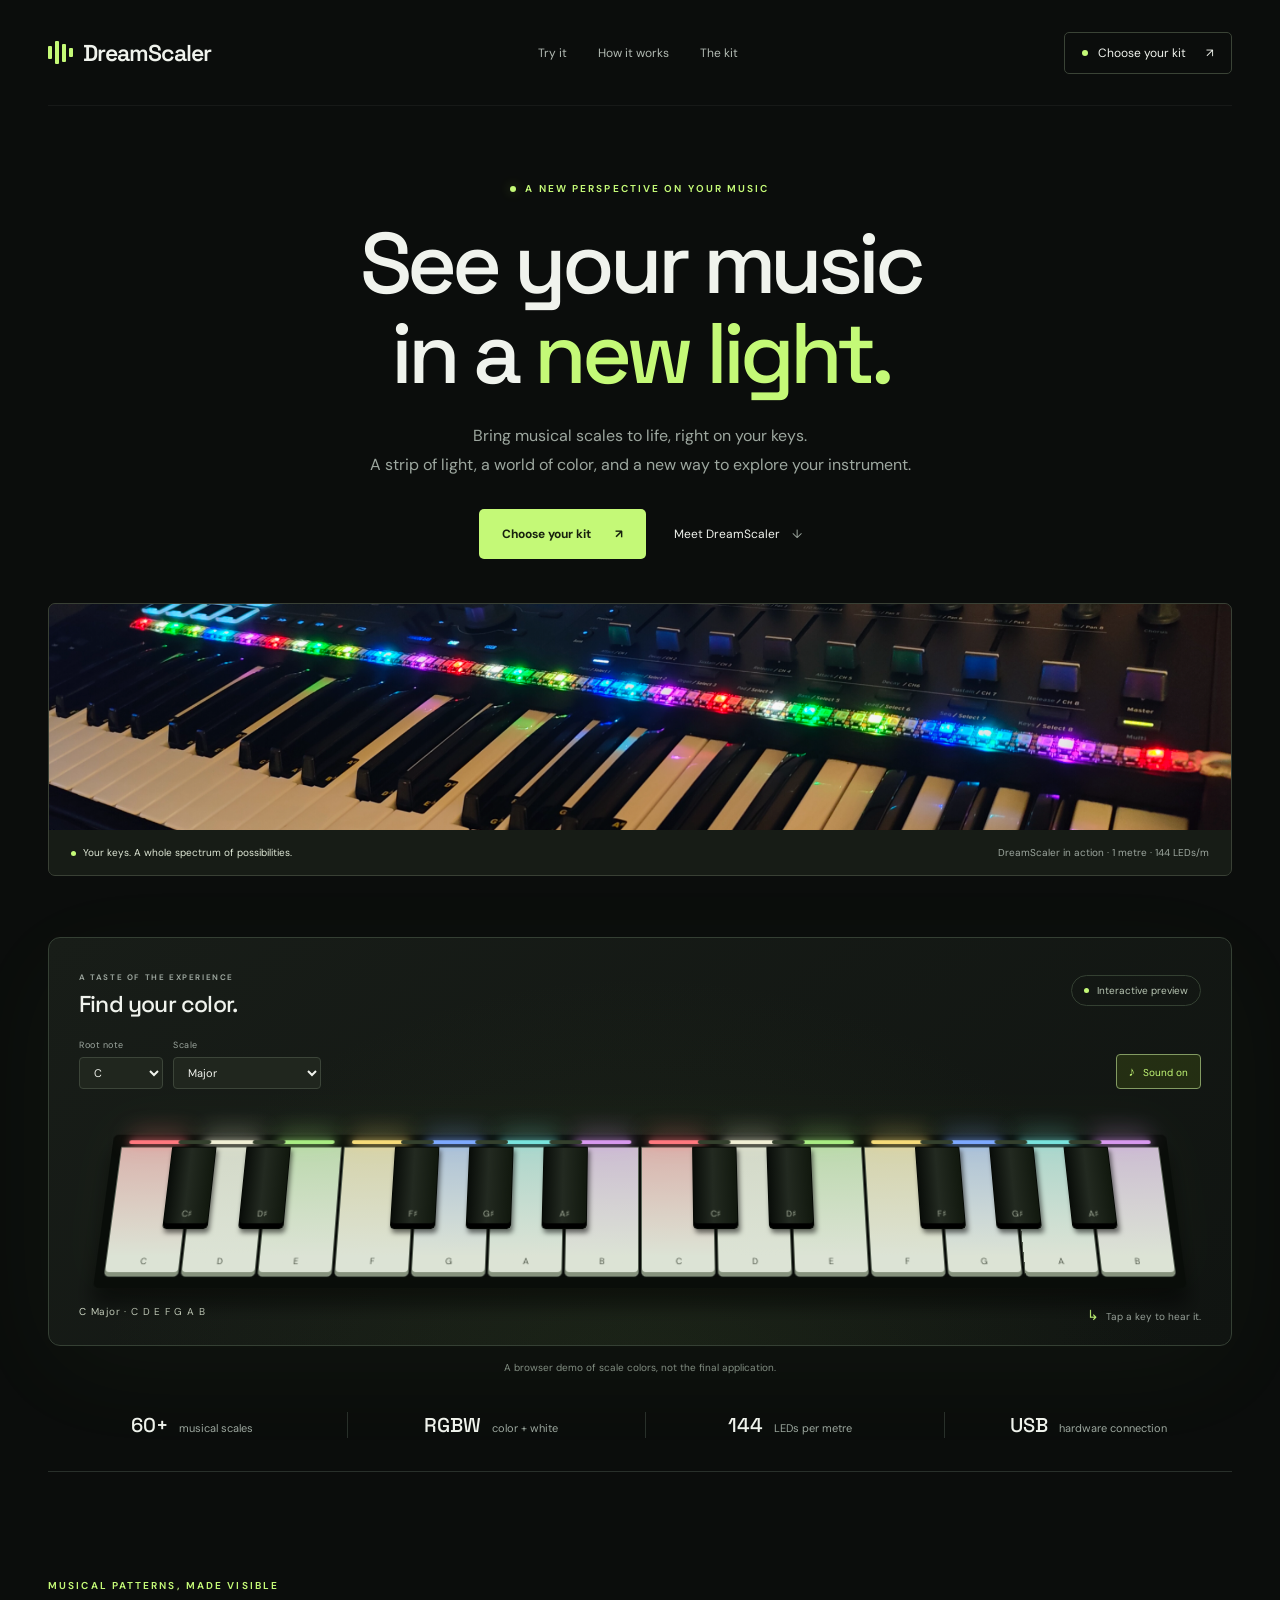
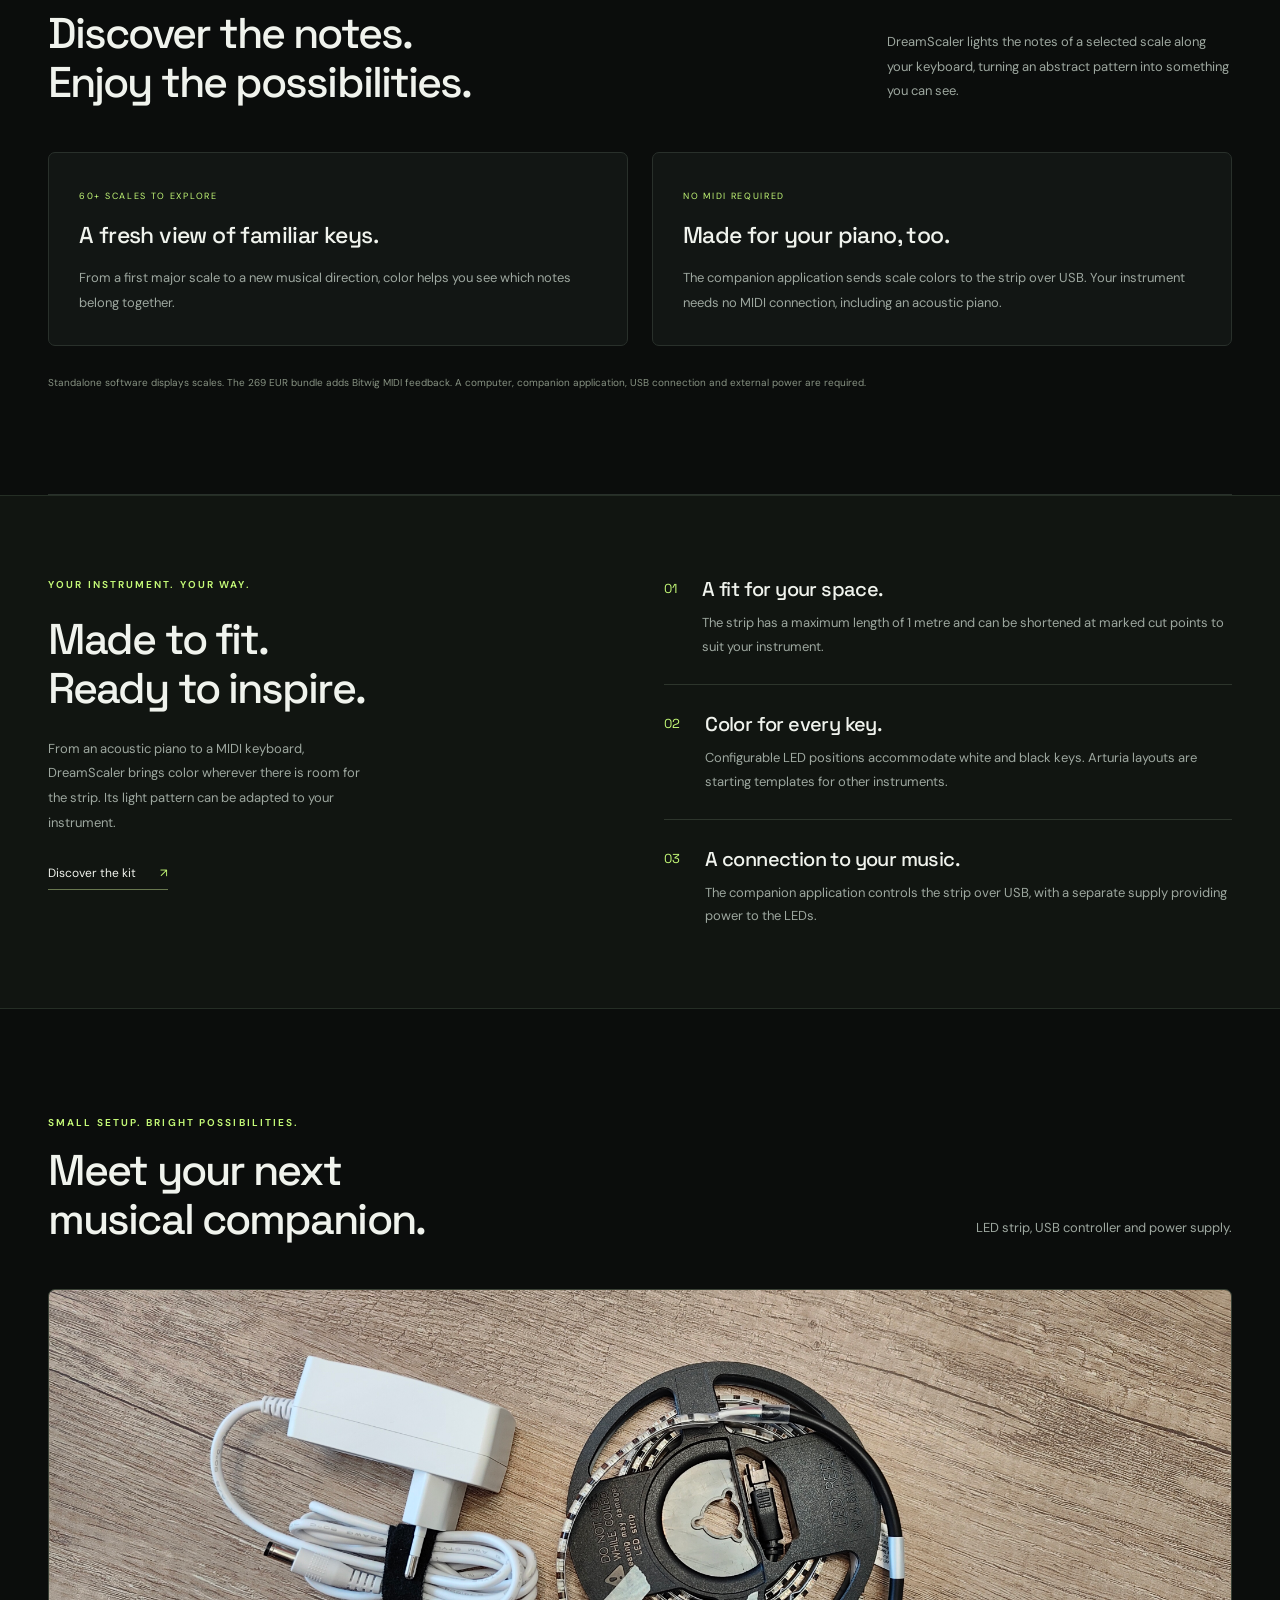
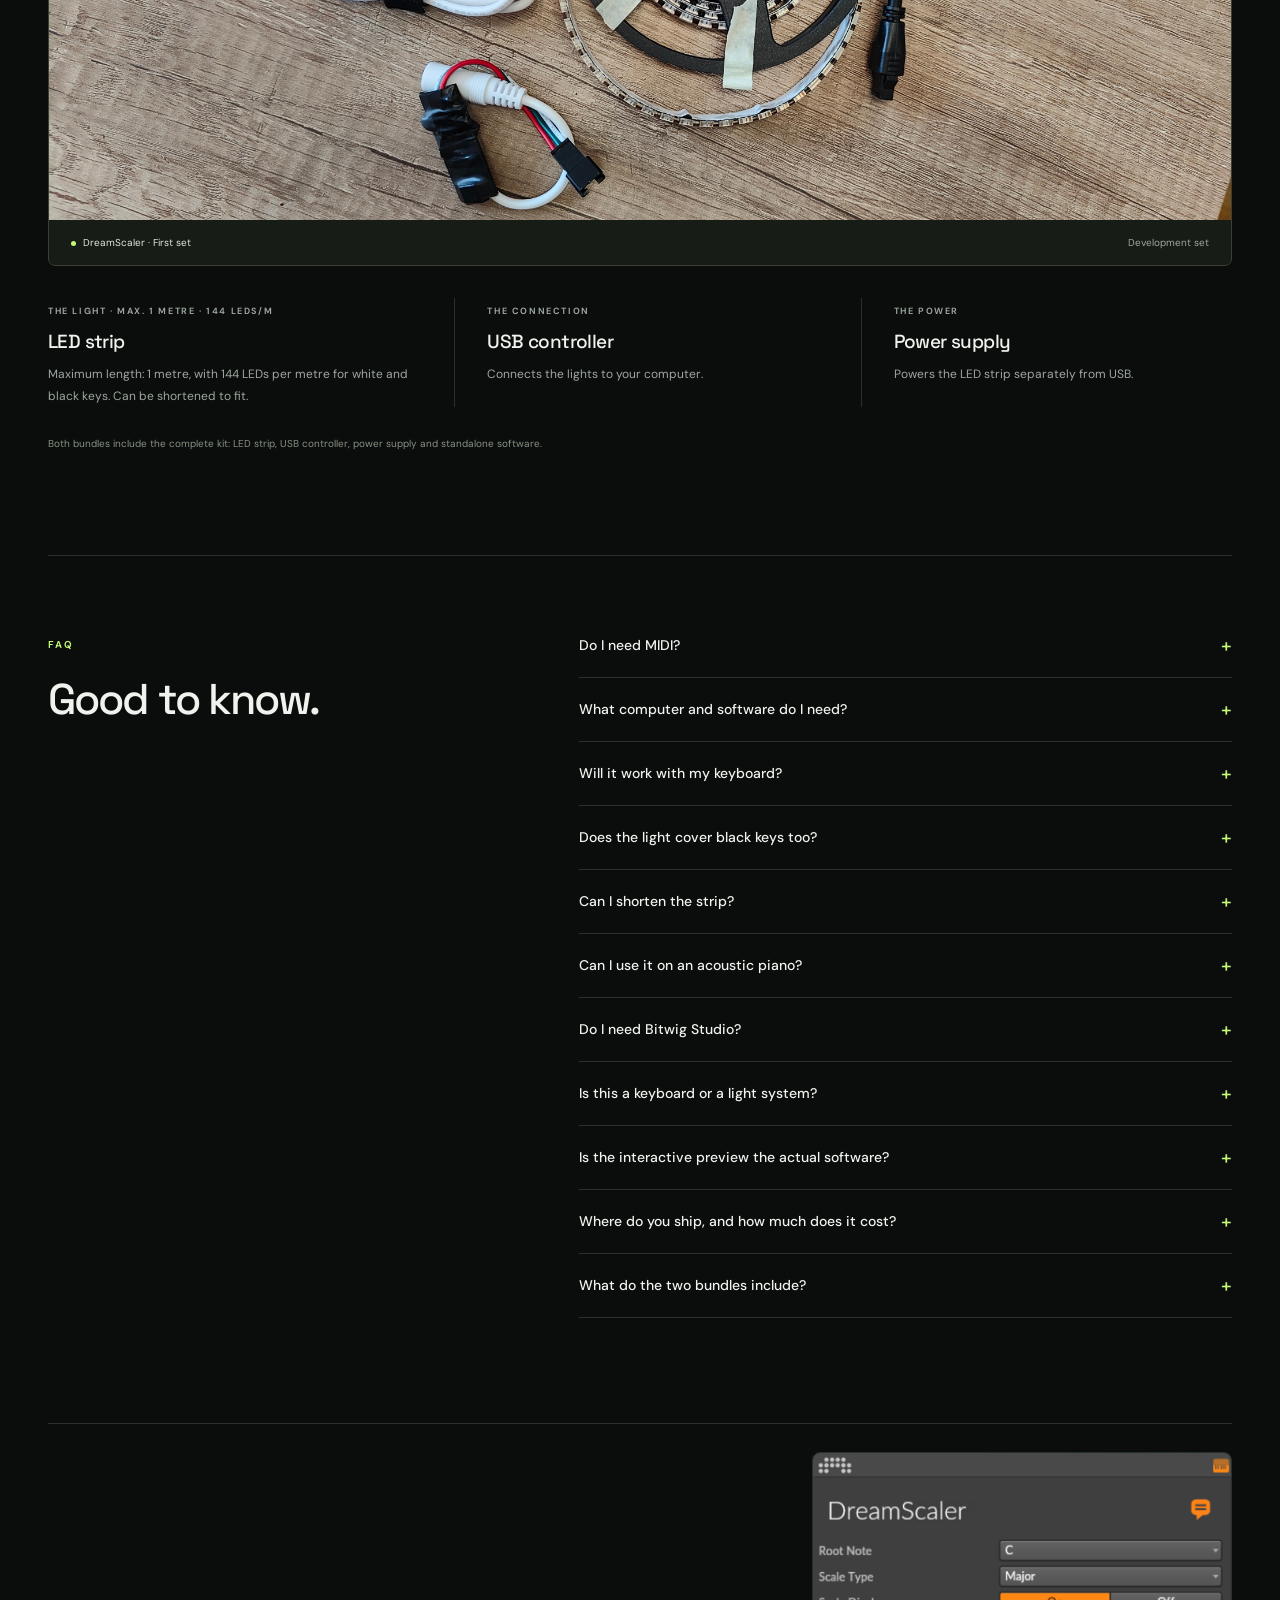
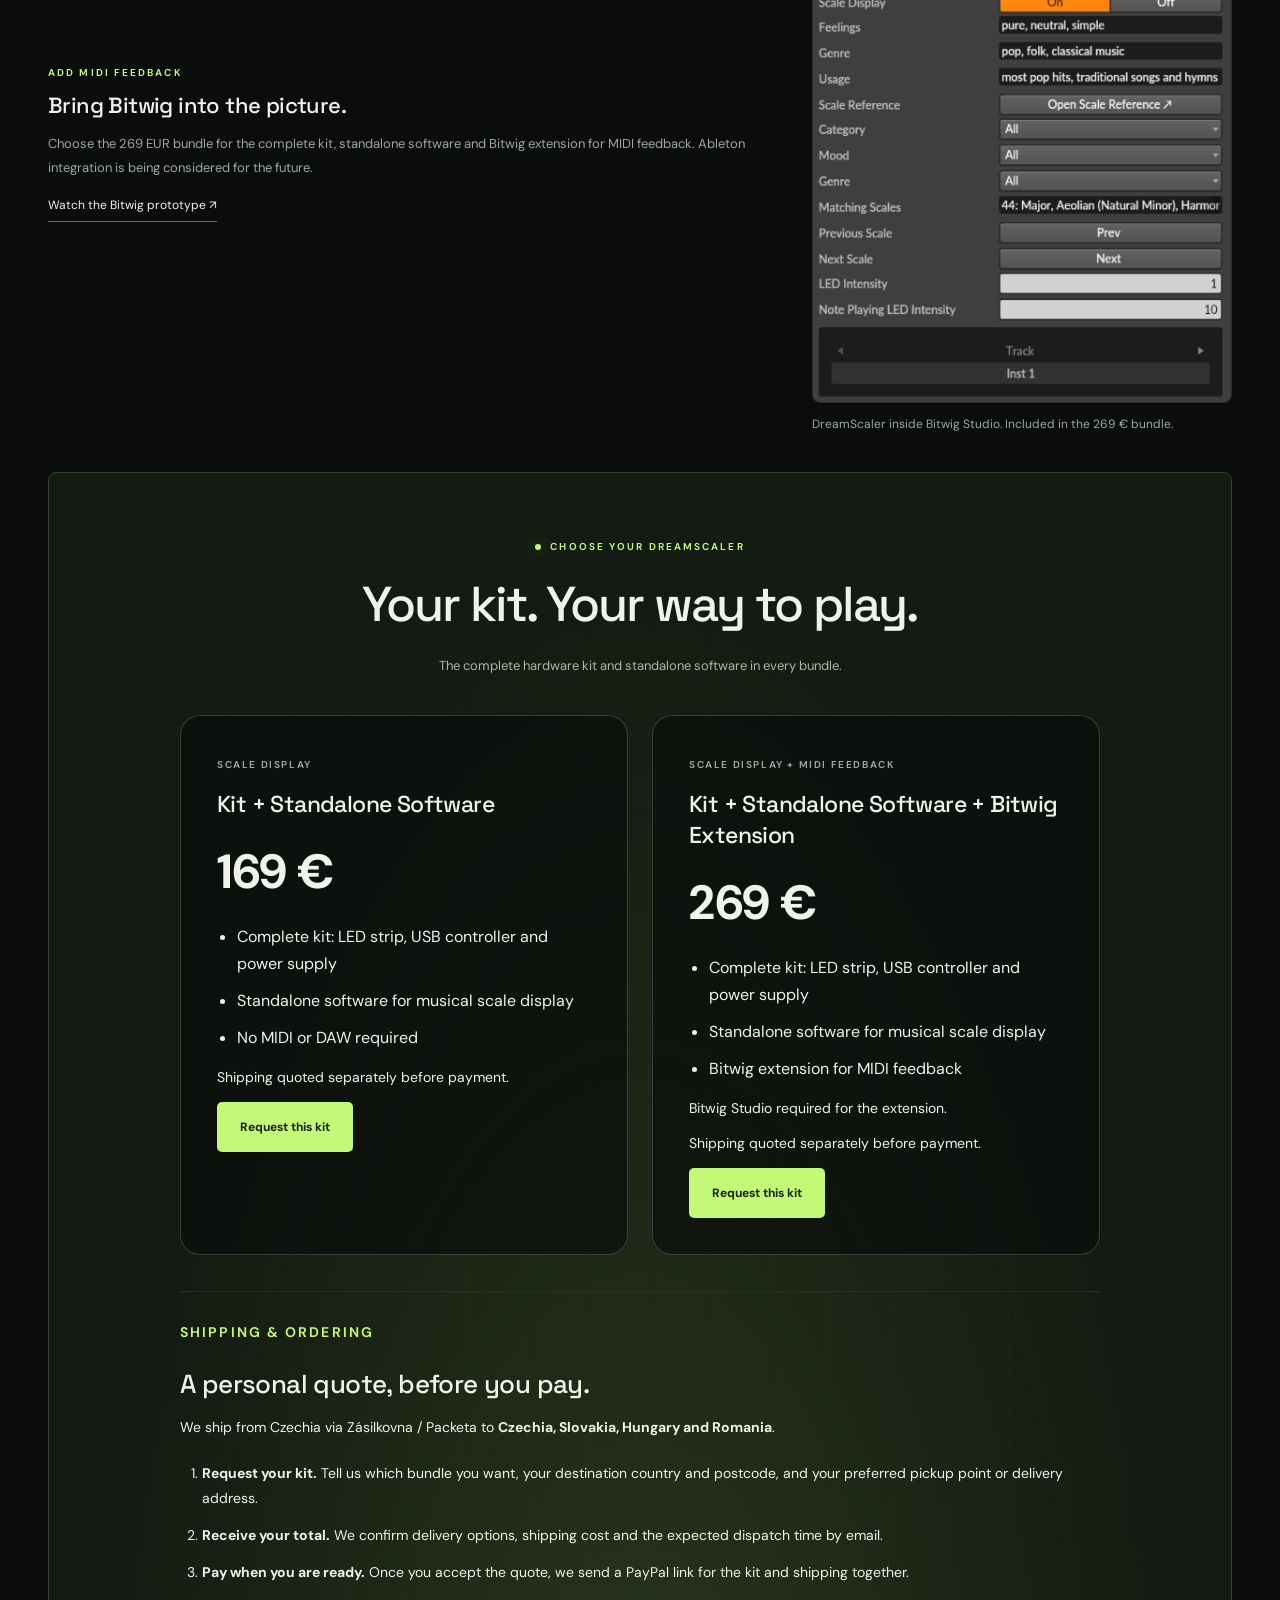
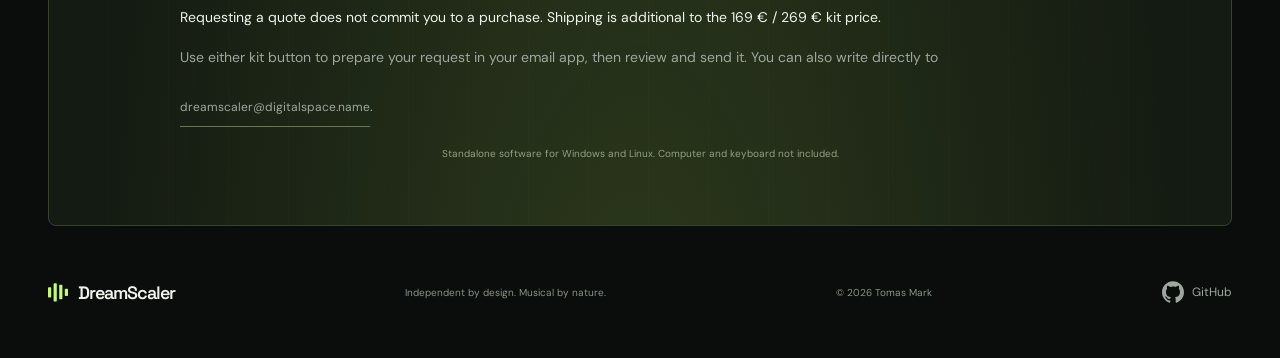
<file: index.html>
<!doctype html>
<html lang="en">
<head>
  <meta charset="utf-8">
  <meta name="viewport" content="width=device-width, initial-scale=1">
  <meta name="theme-color" content="#0b0d0c">
  <meta name="description" content="Discover musical scales in color with DreamScaler, an adaptable LED strip for your piano or keyboard. USB connection. No MIDI required. Complete kits from 169 EUR.">
  <meta property="og:type" content="website">
  <meta property="og:title" content="DreamScaler — See your music in a new light.">
  <meta property="og:description" content="See your music in a new light. Explore 60+ scales with an LED strip that fits your keyboard. Complete kits from 169 EUR, or 269 EUR with Bitwig MIDI feedback.">
  <title>DreamScaler — See your music in a new light.</title>
  <link rel="icon" href="assets/favicon.svg" type="image/svg+xml">
  <link rel="stylesheet" href="styles.css">
  <script src="app.js" defer></script>
</head>
<body>
  <a class="skip-link" href="#main">Skip to content</a>
  <header class="header wrap">
    <a class="brand" href="#" aria-label="DreamScaler home"><span class="brand-icon" aria-hidden="true"><i></i><i></i><i></i><i></i></span>DreamScaler</a>
    <nav aria-label="Main navigation"><a href="#experience">Try it</a><a href="#how-it-works">How it works</a><a href="#the-kit">The kit</a></nav>
    <a class="nav-cta" href="#availability"><span class="status-dot"></span>Choose your kit<span aria-hidden="true">↗</span></a>
  </header>

  <main id="main">
    <section class="hero wrap" aria-labelledby="hero-title">
      <div class="eyebrow"><span class="status-dot"></span>A NEW PERSPECTIVE ON YOUR MUSIC</div>
      <h1 id="hero-title">See your music<br>in a <span class="accent">new light.</span></h1>
      <p class="hero-copy">Bring musical scales to life, right on your keys.<br class="desktop-break"> A strip of light, a world of color, and a new way to explore your instrument.</p>
      <div class="hero-actions"><a class="button primary" href="#availability">Choose your kit <span aria-hidden="true">↗</span></a><a class="video-link" href="#how-it-works">Meet DreamScaler <span class="external-note">↓</span></a></div>

      <figure class="kit-photo performance-photo">
        <img src="assets/dreamscaler-in-action.png" alt="DreamScaler's RGBW LED strip glowing red, green, blue and purple along a keyboard, with colored light reflecting on the white and black keys." width="2109" height="404" fetchpriority="high" decoding="async">
        <figcaption><span><span class="status-dot"></span>Your keys. A whole spectrum of possibilities.</span><span>DreamScaler in action · 1 metre · 144 LEDs/m</span></figcaption>
      </figure>

      <div class="instrument" id="experience" aria-labelledby="demo-title">
        <div class="instrument-top"><div><span class="mini-label">A TASTE OF THE EXPERIENCE</span><h2 id="demo-title">Find your color.</h2></div><span class="preview-badge"><span class="status-dot"></span>Interactive preview</span></div>
        <div class="demo-toolbar">
          <div class="demo-selects"><label for="root">Root note<select id="root"><option value="0">C</option><option value="1">C♯</option><option value="2">D</option><option value="3">D♯</option><option value="4">E</option><option value="5">F</option><option value="6">F♯</option><option value="7">G</option><option value="8">G♯</option><option value="9">A</option><option value="10">A♯</option><option value="11">B</option></select></label><label for="scale">Scale<select id="scale"><option value="major">Major</option><option value="minor">Natural minor</option><option value="dorian">Dorian</option><option value="pentatonic">Major pentatonic</option><option value="blues">Blues</option></select></label></div>
          <button class="sound-button" id="sound-toggle" type="button" aria-pressed="true" aria-live="polite"><span aria-hidden="true">♪</span> Sound on</button>
        </div>
        <div class="keyboard-stage"><div class="keyboard" id="keyboard" role="group" aria-label="Two-octave interactive piano keyboard"></div></div>
        <div class="instrument-bottom"><p id="scale-summary" aria-live="polite">C Major · C D E F G A B</p><p><span class="tap-symbol" aria-hidden="true">↳</span> Tap a key to hear it.</p></div>
        <noscript><p class="noscript-note">Enable JavaScript to try the interactive keyboard. The photographs show the real LED strip.</p></noscript>
      </div>
      <p class="demo-caption">A browser demo of scale colors, not the final application.</p>
      <div class="proof-strip"><span><strong>60+</strong> musical scales</span><span><strong>RGBW</strong> color + white</span><span><strong>144</strong> LEDs per metre</span><span><strong>USB</strong> hardware connection</span></div>
    </section>

    <section class="section wrap modes-section" aria-labelledby="scales-title">
      <div class="section-heading"><div><p class="eyebrow">MUSICAL PATTERNS, MADE VISIBLE</p><h2 id="scales-title">Discover the notes.<br>Enjoy the possibilities.</h2></div><p>DreamScaler lights the notes of a selected scale along your keyboard, turning an abstract pattern into something you can see.</p></div>
      <div class="modes-grid">
        <article class="mode-card"><span class="feature-number">60+ SCALES TO EXPLORE</span><h3>A fresh view of familiar keys.</h3><p>From a first major scale to a new musical direction, color helps you see which notes belong together.</p></article>
        <article class="mode-card"><span class="feature-number">NO MIDI REQUIRED</span><h3>Made for your piano, too.</h3><p>The companion application sends scale colors to the strip over USB. Your instrument needs no MIDI connection, including an acoustic piano.</p></article>
      </div>
      <p class="kit-note">Standalone software displays scales. The 269 EUR bundle adds Bitwig MIDI feedback. A computer, companion application, USB connection and external power are required.</p>
    </section>

    <section class="workflow-section" id="how-it-works" aria-labelledby="workflow-title"><div class="wrap workflow-layout">
      <div class="workflow-intro"><p class="eyebrow">YOUR INSTRUMENT. YOUR WAY.</p><h2 id="workflow-title">Made to fit.<br>Ready to inspire.</h2><p>From an acoustic piano to a MIDI keyboard, DreamScaler brings color wherever there is room for the strip. Its light pattern can be adapted to your instrument.</p><a class="text-link" href="#the-kit">Discover the kit <span aria-hidden="true">↗</span></a></div>
      <ol class="steps"><li><span class="step-number">01</span><div><h3>A fit for your space.</h3><p>The strip has a maximum length of 1 metre and can be shortened at marked cut points to suit your instrument.</p></div></li><li><span class="step-number">02</span><div><h3>Color for every key.</h3><p>Configurable LED positions accommodate white and black keys. Arturia layouts are starting templates for other instruments.</p></div></li><li><span class="step-number">03</span><div><h3>A connection to your music.</h3><p>The companion application controls the strip over USB, with a separate supply providing power to the LEDs.</p></div></li></ol>
    </div></section>

    <section class="section wrap kit-section" id="the-kit" aria-labelledby="kit-title">
      <div class="section-heading"><div><p class="eyebrow">SMALL SETUP. BRIGHT POSSIBILITIES.</p><h2 id="kit-title">Meet your next<br>musical companion.</h2></div><p>LED strip, USB controller and power supply.</p></div>
      <figure class="kit-photo"><img src="assets/dreamscaler-kit.jpg" alt="The first DreamScaler set on a wooden work surface: a coiled RGBW LED strip, white power adapter, and wired controller assembly." width="4096" height="1836" loading="lazy" decoding="async"><figcaption><span><span class="status-dot"></span>DreamScaler · First set</span><span>Development set</span></figcaption></figure>
      <div class="kit-details"><div><span class="mini-label">THE LIGHT · MAX. 1 METRE · 144 LEDS/M</span><h3>LED strip</h3><p>Maximum length: 1 metre, with 144 LEDs per metre for white and black keys. Can be shortened to fit.</p></div><div><span class="mini-label">THE CONNECTION</span><h3>USB controller</h3><p>Connects the lights to your computer.</p></div><div><span class="mini-label">THE POWER</span><h3>Power supply</h3><p>Powers the LED strip separately from USB.</p></div></div>
      <p class="kit-note">Both bundles include the complete kit: LED strip, USB controller, power supply and standalone software.</p>
    </section>

    <section class="section wrap faq-layout" aria-labelledby="faq-title"><div><p class="eyebrow">FAQ</p><h2 id="faq-title">Good to know.</h2></div><div class="faq-list">
      <details><summary>Do I need MIDI?<span aria-hidden="true">+</span></summary><p>No. Standalone software displays scales over USB without MIDI or music production software. The 269 EUR bundle adds a Bitwig extension for MIDI feedback.</p></details>
      <details><summary>What computer and software do I need?<span aria-hidden="true">+</span></summary><p>The current Python application supports Windows and Linux. DreamScaler needs a computer, USB and external power for the strip. macOS compatibility is expected but has not yet been verified. The software is being revised; final setup details will follow.</p></details>
      <details><summary>Will it work with my keyboard?<span aria-hidden="true">+</span></summary><p>The strip can be attached to a suitable surface and covers a maximum length of 1 metre. Full-keyboard coverage depends on the width of your keys. LED-to-key alignment is configurable for different layouts. The Arturia KeyLab 49 MKII and 61-key configurations serve as starting templates.</p></details>
      <details><summary>Does the light cover black keys too?<span aria-hidden="true">+</span></summary><p>Yes. The strip has 144 LEDs per metre, allowing close alignment with white and black keys through a configurable layout.</p></details>
      <details><summary>Can I shorten the strip?<span aria-hidden="true">+</span></summary><p>Yes. The maximum strip length is 1 metre. It can be shortened at marked cut points, with its layout adapted to the resulting length and position.</p></details>
      <details><summary>Can I use it on an acoustic piano?<span aria-hidden="true">+</span></summary><p>Yes. Scale display works on an acoustic piano with room for the strip. The lights show the selected scale; they do not listen to or detect the notes you play.</p></details>
      <details><summary>Do I need Bitwig Studio?<span aria-hidden="true">+</span></summary><p>No. Both bundles include standalone software for scale display. The 269 EUR bundle adds the Bitwig extension for MIDI feedback, which requires Bitwig Studio.</p></details>
      <details><summary>Is this a keyboard or a light system?<span aria-hidden="true">+</span></summary><p>DreamScaler is an LED light system and companion software for a keyboard you already own. A keyboard and computer are not included.</p></details>
      <details><summary>Is the interactive preview the actual software?<span aria-hidden="true">+</span></summary><p>No. It is a browser demo of scale colors and sound. It does not connect to your hardware or show the final app interface.</p></details>
      <details><summary>Where do you ship, and how much does it cost?<span aria-hidden="true">+</span></summary><p>We ship from Czechia to Czechia, Slovakia, Hungary and Romania via Z&aacute;silkovna / Packeta. Shipping is quoted individually before payment. Send a kit request with your destination, and we will confirm the full price and expected dispatch time by email. After you accept, we send a PayPal link including shipping.</p></details>
      <details><summary>What do the two bundles include?<span aria-hidden="true">+</span></summary><p>For 169 EUR, you get the complete kit and standalone software. For 269 EUR, you also get the Bitwig extension for MIDI feedback.</p></details>
    </div></section>

    <aside class="wrap future-note bitwig-preview" aria-labelledby="future-title">
      <div class="bitwig-copy">
      <p class="eyebrow">ADD MIDI FEEDBACK</p><h3 id="future-title">Bring Bitwig into the picture.</h3>
      <p>Choose the 269 EUR bundle for the complete kit, standalone software and Bitwig extension for MIDI feedback. Ableton integration is being considered for the future.</p>
      <a class="text-link" href="https://www.youtube.com/watch?v=vPi2TyJrofc" target="_blank" rel="noopener noreferrer">Watch the Bitwig prototype ↗<span class="sr-only"> (opens YouTube in a new tab)</span></a>
      </div>
      <figure class="bitwig-screenshot">
        <img src="btwg-extension.png" alt="DreamScaler extension in Bitwig Studio showing root note and scale selection, scale display, category, mood and genre filters, and LED intensity controls." width="622" height="786" loading="lazy" decoding="async">
        <figcaption>DreamScaler inside Bitwig Studio. Included in the 269 &euro; bundle.</figcaption>
      </figure>
    </aside>

    <section class="availability wrap" id="availability" aria-labelledby="availability-title">
      <div class="availability-glow" aria-hidden="true"></div>
      <p class="eyebrow"><span class="status-dot"></span>CHOOSE YOUR DREAMSCALER</p>
      <h2 id="availability-title">Your kit. Your way to play.</h2>
      <p>The complete hardware kit and standalone software in every bundle.</p>
      <div class="pricing-grid">
        <article class="pricing-card" aria-labelledby="standalone-title">
          <span class="mini-label">SCALE DISPLAY</span>
          <h3 id="standalone-title">Kit + Standalone Software</h3>
          <p class="price">169 &euro;</p>
          <ul><li>Complete kit: LED strip, USB controller and power supply</li><li>Standalone software for musical scale display</li><li>No MIDI or DAW required</li></ul>
          <p class="pricing-requirement">Shipping quoted separately before payment.</p>
          <a class="button primary" href="mailto:dreamscaler@digitalspace.name?subject=DreamScaler%20kit%20inquiry%20-%20169%20EUR%20bundle&amp;body=Hello%2C%0A%0AI%20would%20like%20a%20quote%20for%20DreamScaler%3A%0AComplete%20Kit%20%2B%20Standalone%20Software%20-%20169%20EUR%2C%20excluding%20shipping.%0A%0AQuantity%3A%201%0AName%3A%0ADestination%20country%20%28Czechia%20%2F%20Slovakia%20%2F%20Hungary%20%2F%20Romania%29%3A%0APostcode%20and%20city%3A%0APreferred%20pickup%20point%20%28name%20and%20location%29%20or%20delivery%20address%3A%0AAdditional%20notes%3A%0A%0APlease%20confirm%20the%20shipping%20cost%2C%20total%20price%20and%20expected%20dispatch%20time%20before%20payment.%0A%0AThank%20you." data-inquiry="169">Request this kit</a>
        </article>
        <article class="pricing-card" aria-labelledby="bitwig-title">
          <span class="mini-label">SCALE DISPLAY + MIDI FEEDBACK</span>
          <h3 id="bitwig-title">Kit + Standalone Software + Bitwig Extension</h3>
          <p class="price">269 &euro;</p>
          <ul><li>Complete kit: LED strip, USB controller and power supply</li><li>Standalone software for musical scale display</li><li>Bitwig extension for MIDI feedback</li></ul>
          <p class="pricing-requirement">Bitwig Studio required for the extension.</p>
          <p class="pricing-requirement">Shipping quoted separately before payment.</p>
          <a class="button primary" href="mailto:dreamscaler@digitalspace.name?subject=DreamScaler%20kit%20inquiry%20-%20269%20EUR%20bundle&amp;body=Hello%2C%0A%0AI%20would%20like%20a%20quote%20for%20DreamScaler%3A%0AComplete%20Kit%20%2B%20Standalone%20Software%20%2B%20Bitwig%20Extension%20%28MIDI%20feedback%29%20-%20269%20EUR%2C%20excluding%20shipping.%0A%0AQuantity%3A%201%0AName%3A%0ADestination%20country%20%28Czechia%20%2F%20Slovakia%20%2F%20Hungary%20%2F%20Romania%29%3A%0APostcode%20and%20city%3A%0APreferred%20pickup%20point%20%28name%20and%20location%29%20or%20delivery%20address%3A%0AAdditional%20notes%3A%0A%0APlease%20confirm%20the%20shipping%20cost%2C%20total%20price%20and%20expected%20dispatch%20time%20before%20payment.%0A%0AThank%20you." data-inquiry="269">Request this kit</a>
        </article>
      </div>
      <div class="shipping-info" id="shipping" aria-labelledby="shipping-title">
        <p class="eyebrow">SHIPPING &amp; ORDERING</p>
        <h3 id="shipping-title">A personal quote, before you pay.</h3>
        <p>We ship from Czechia via Z&aacute;silkovna / Packeta to <strong>Czechia, Slovakia, Hungary and Romania</strong>.</p>
        <ol>
          <li><strong>Request your kit.</strong> Tell us which bundle you want, your destination country and postcode, and your preferred pickup point or delivery address.</li>
          <li><strong>Receive your total.</strong> We confirm delivery options, shipping cost and the expected dispatch time by email.</li>
          <li><strong>Pay when you are ready.</strong> Once you accept the quote, we send a PayPal link for the kit and shipping together.</li>
        </ol>
        <p>Requesting a quote does not commit you to a purchase. Shipping is additional to the 169 &euro; / 269 &euro; kit price.</p>
        <p class="inquiry-help">Use either kit button to prepare your request in your email app, then review and send it. You can also write directly to <a class="text-link" href="mailto:dreamscaler@digitalspace.name">dreamscaler@digitalspace.name</a>.</p>
      </div>
      <span class="availability-note">Standalone software for Windows and Linux. Computer and keyboard not included.</span>
    </section>
  </main>
  <footer class="wrap footer"><a class="brand" href="#"><span class="brand-icon" aria-hidden="true"><i></i><i></i><i></i><i></i></span>DreamScaler</a><span>Independent by design. Musical by nature.</span><p>© <span id="year">2026</span> Tomas Mark</p><a class="github-link" href="https://github.com/tomasmark79/DreamScaleProduct" target="_blank" rel="noopener noreferrer" aria-label="DreamScaler website on GitHub (opens in a new tab)"><svg viewBox="0 0 24 24" width="22" height="22" fill="currentColor" aria-hidden="true" focusable="false"><path d="M12 .297C5.37.297 0 5.67 0 12.297c0 5.303 3.438 9.8 8.205 11.385.6.113.82-.258.82-.577 0-.285-.01-1.04-.015-2.04-3.338.724-4.043-1.61-4.043-1.61-.546-1.387-1.333-1.756-1.333-1.756-1.09-.745.083-.729.083-.729 1.205.084 1.838 1.237 1.838 1.237 1.07 1.835 2.809 1.305 3.495.998.108-.776.418-1.305.762-1.605-2.665-.305-5.467-1.334-5.467-5.93 0-1.31.465-2.38 1.235-3.22-.135-.303-.54-1.523.105-3.176 0 0 1.005-.322 3.3 1.23a11.5 11.5 0 0 1 3-.404c1.02.005 2.045.138 3 .404 2.28-1.552 3.285-1.23 3.285-1.23.645 1.653.24 2.873.12 3.176.765.84 1.23 1.91 1.23 3.22 0 4.61-2.805 5.625-5.475 5.922.42.36.81 1.096.81 2.22 0 1.606-.015 2.896-.015 3.286 0 .315.21.69.825.57C20.565 22.092 24 17.592 24 12.297c0-6.627-5.373-12-12-12"/></svg><span>GitHub</span></a></footer>
</body>
</html>
</file>
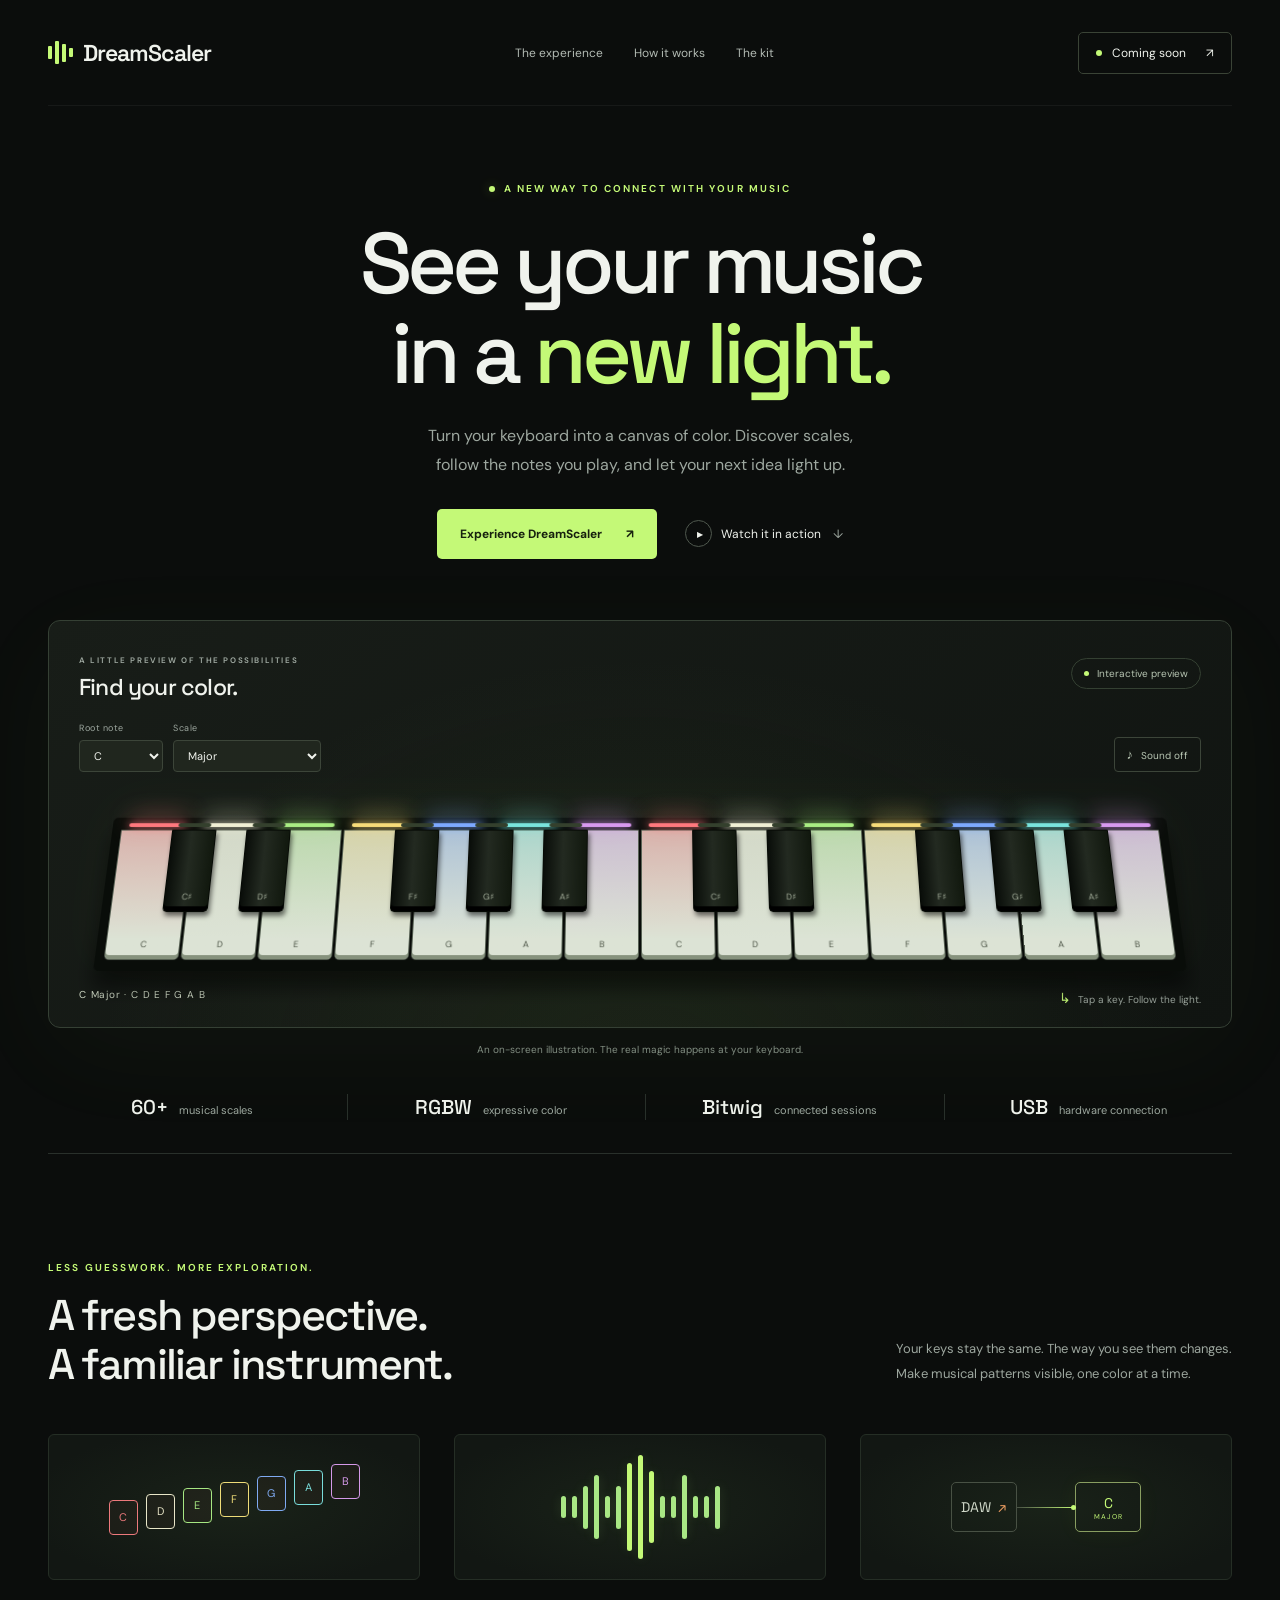
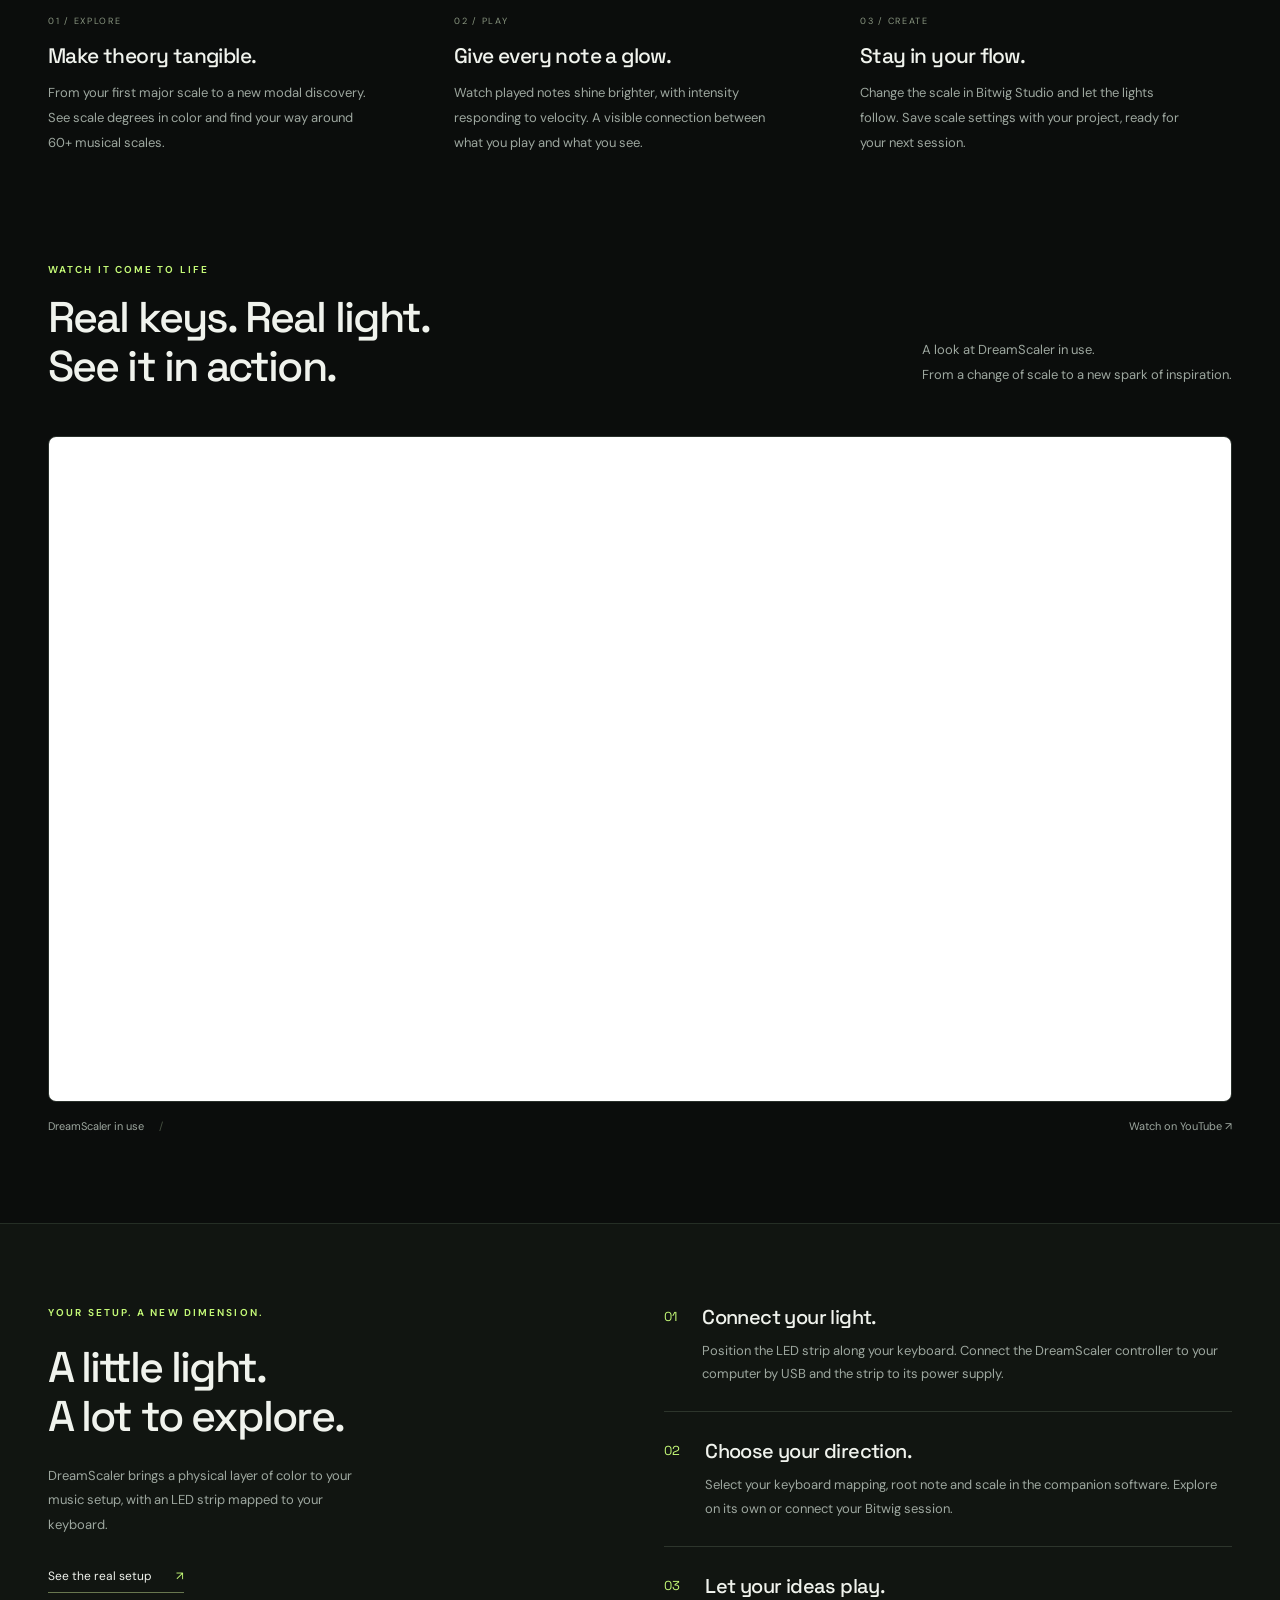
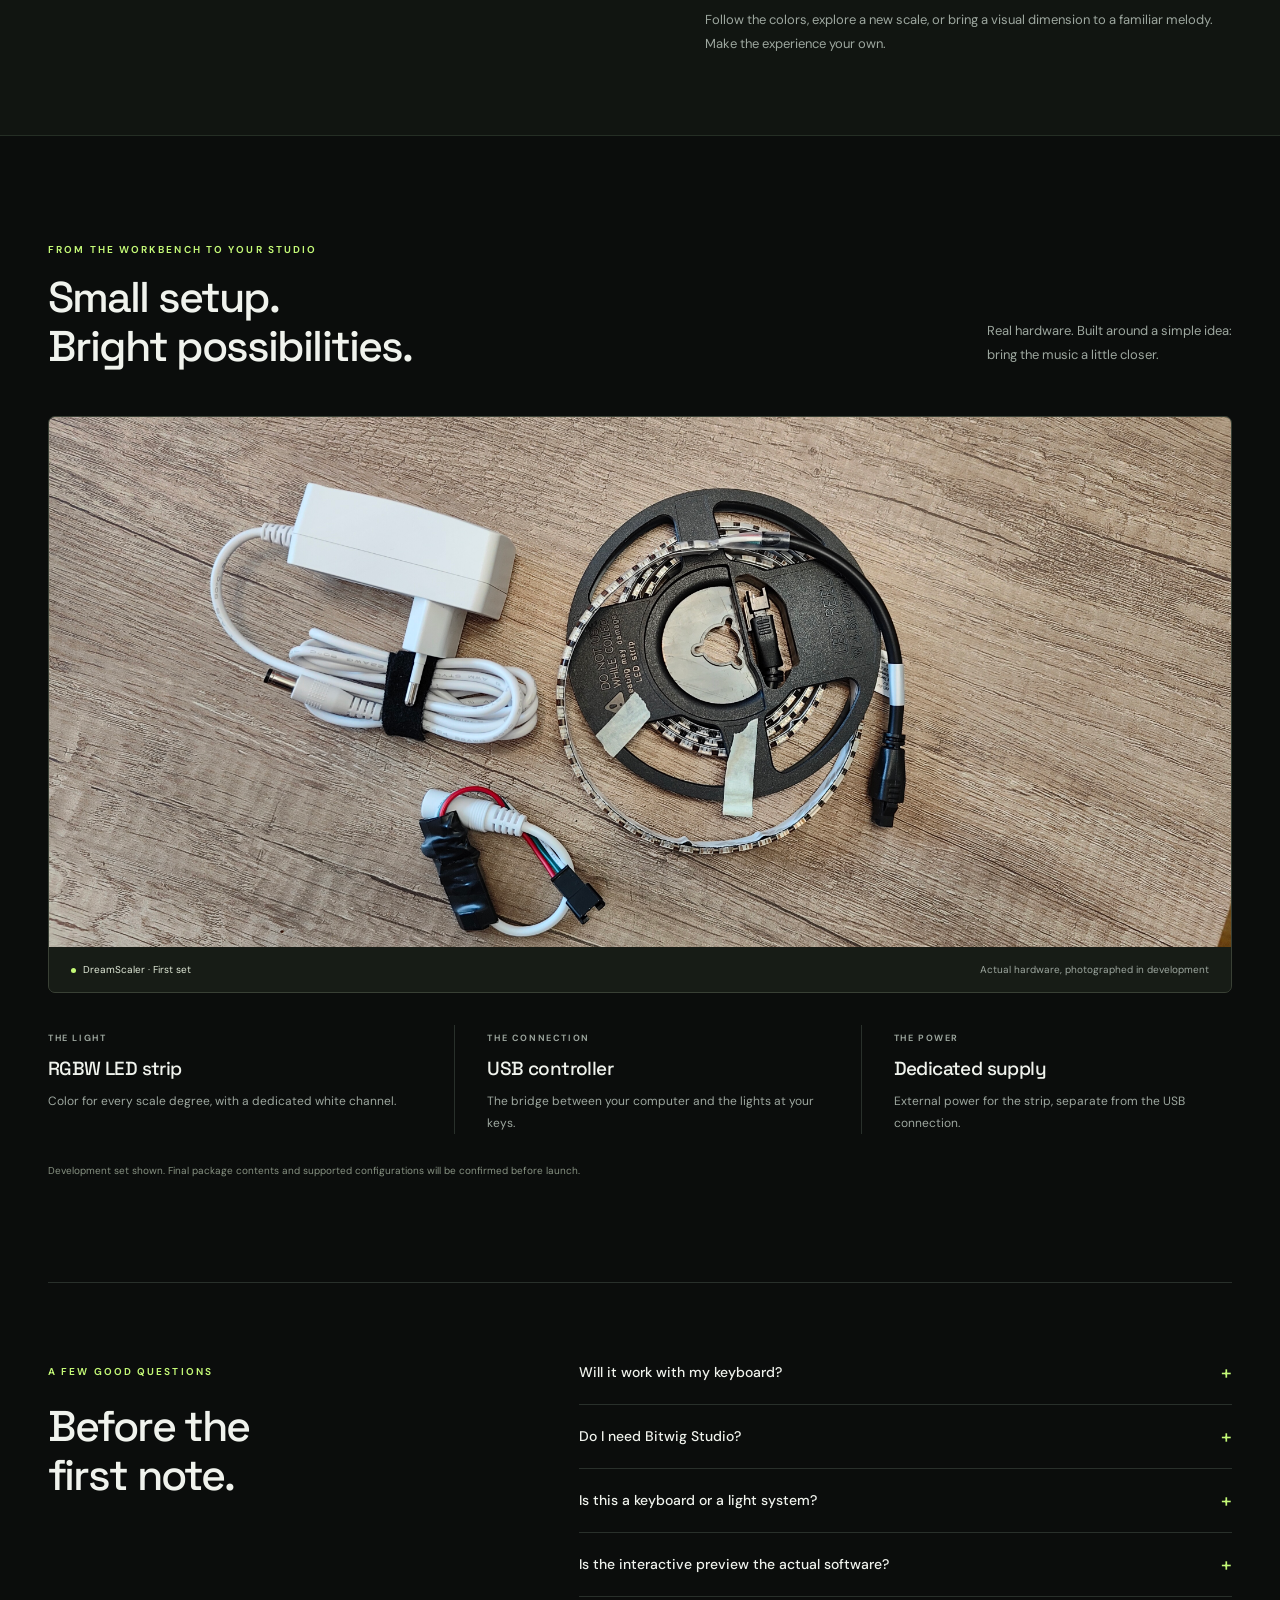
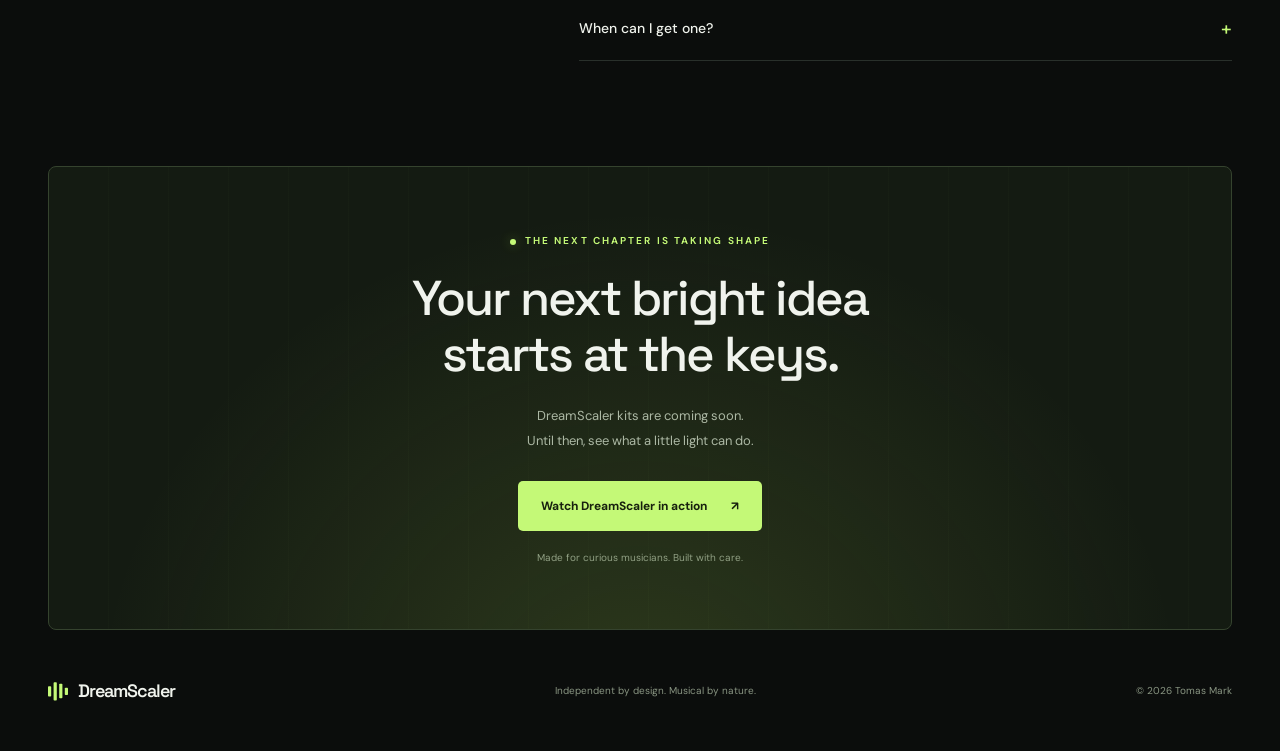
<file: site/index.html>
<!doctype html>
<html lang="en">
<head>
  <meta charset="utf-8">
  <meta name="viewport" content="width=device-width, initial-scale=1">
  <meta name="theme-color" content="#0b0d0c">
  <meta name="description" content="Meet DreamScaler: a colorful new connection between your keyboard and your music. Explore scales, illuminate the notes you play, and bring your Bitwig sessions to life.">
  <meta property="og:type" content="website">
  <meta property="og:title" content="DreamScaler — See your music in a new light.">
  <meta property="og:description" content="An RGBW light system for your keyboard. Explore scales. Follow your notes. Find your next idea. First kits coming soon.">
  <title>DreamScaler — See your music in a new light.</title>
  <link rel="icon" href="assets/favicon.svg" type="image/svg+xml">
  <link rel="stylesheet" href="styles.css">
  <script src="app.js" defer></script>
</head>
<body>
  <a class="skip-link" href="#main">Skip to content</a>
  <header class="header wrap">
    <a class="brand" href="#" aria-label="DreamScaler home"><span class="brand-icon" aria-hidden="true"><i></i><i></i><i></i><i></i></span>DreamScaler</a>
    <nav aria-label="Main navigation"><a href="#experience">The experience</a><a href="#how-it-works">How it works</a><a href="#the-kit">The kit</a></nav>
    <a class="nav-cta" href="#availability"><span class="status-dot"></span>Coming soon<span aria-hidden="true">↗</span></a>
  </header>

  <main id="main">
    <section class="hero wrap" aria-labelledby="hero-title">
      <div class="eyebrow"><span class="status-dot"></span>A NEW WAY TO CONNECT WITH YOUR MUSIC</div>
      <h1 id="hero-title">See your music<br>in a <span class="accent">new light.</span></h1>
      <p class="hero-copy">Turn your keyboard into a canvas of color. Discover scales,<br class="desktop-break"> follow the notes you play, and let your next idea light up.</p>
      <div class="hero-actions"><a class="button primary" href="#experience">Experience DreamScaler <span aria-hidden="true">↗</span></a><a class="video-link" href="#video"><span class="play-icon" aria-hidden="true">▶</span>Watch it in action <span class="external-note">↓</span></a></div>

      <div class="instrument" id="experience" aria-labelledby="demo-title">
        <div class="instrument-top"><div><span class="mini-label">A LITTLE PREVIEW OF THE POSSIBILITIES</span><h2 id="demo-title">Find your color.</h2></div><span class="preview-badge"><span class="status-dot"></span>Interactive preview</span></div>
        <div class="demo-toolbar">
          <div class="demo-selects"><label for="root">Root note<select id="root"><option value="0">C</option><option value="1">C♯</option><option value="2">D</option><option value="3">D♯</option><option value="4">E</option><option value="5">F</option><option value="6">F♯</option><option value="7">G</option><option value="8">G♯</option><option value="9">A</option><option value="10">A♯</option><option value="11">B</option></select></label><label for="scale">Scale<select id="scale"><option value="major">Major</option><option value="minor">Natural minor</option><option value="dorian">Dorian</option><option value="pentatonic">Major pentatonic</option><option value="blues">Blues</option></select></label></div>
          <button class="sound-button" id="sound-toggle" type="button" aria-pressed="false"><span aria-hidden="true">♪</span> Sound off</button>
        </div>
        <div class="keyboard-stage"><div class="keyboard" id="keyboard" role="group" aria-label="Two-octave interactive piano keyboard"></div></div>
        <div class="instrument-bottom"><p id="scale-summary" aria-live="polite">C Major · C D E F G A B</p><p><span class="tap-symbol" aria-hidden="true">↳</span> Tap a key. Follow the light.</p></div>
        <noscript><p class="noscript-note">Enable JavaScript to try the interactive keyboard. You can also watch the real hardware in the video above.</p></noscript>
      </div>
      <p class="demo-caption">An on-screen illustration. The real magic happens at your keyboard.</p>
      <div class="proof-strip"><span><strong>60+</strong> musical scales</span><span><strong>RGBW</strong> expressive color</span><span><strong>Bitwig</strong> connected sessions</span><span><strong>USB</strong> hardware connection</span></div>
    </section>

    <section class="section wrap" aria-labelledby="possibilities-title">
      <div class="section-heading"><div><p class="eyebrow">LESS GUESSWORK. MORE EXPLORATION.</p><h2 id="possibilities-title">A fresh perspective.<br>A familiar instrument.</h2></div><p>Your keys stay the same. The way you see them changes.<br>Make musical patterns visible, one color at a time.</p></div>
      <div class="feature-grid">
        <article class="feature"><div class="feature-art scale-art" aria-hidden="true"><span>C</span><span>D</span><span>E</span><span>F</span><span>G</span><span>A</span><span>B</span></div><span class="feature-number">01 / EXPLORE</span><h3>Make theory tangible.</h3><p>From your first major scale to a new modal discovery. See scale degrees in color and find your way around 60+ musical scales.</p></article>
        <article class="feature"><div class="feature-art play-art" aria-hidden="true"><i></i><i></i><i></i><i></i><i></i><i></i><i></i><i></i><i></i><i></i><i></i><i></i><i></i><i></i><i></i></div><span class="feature-number">02 / PLAY</span><h3>Give every note a glow.</h3><p>Watch played notes shine brighter, with intensity responding to velocity. A visible connection between what you play and what you see.</p></article>
        <article class="feature"><div class="feature-art session-art" aria-hidden="true"><span class="session-block">DAW <b>↗</b></span><span class="connection-line"></span><span class="session-block colored">C <small>MAJOR</small></span></div><span class="feature-number">03 / CREATE</span><h3>Stay in your flow.</h3><p>Change the scale in Bitwig Studio and let the lights follow. Save scale settings with your project, ready for your next session.</p></article>
      </div>
    </section>

    <section class="wrap video-section" id="video" aria-labelledby="video-title">
      <div class="section-heading"><div><p class="eyebrow">WATCH IT COME TO LIFE</p><h2 id="video-title">Real keys. Real light.<br>See it in action.</h2></div><p>A look at DreamScaler in use.<br>From a change of scale to a new spark of inspiration.</p></div>
      <div class="video-frame"><iframe src="https://www.youtube-nocookie.com/embed/vPi2TyJrofc?rel=0" title="DreamScaler — real hardware usage demonstration" width="1280" height="720" loading="lazy" referrerpolicy="strict-origin-when-cross-origin" allow="accelerometer; autoplay; clipboard-write; encrypted-media; gyroscope; picture-in-picture; web-share" allowfullscreen></iframe></div>
      <p class="video-caption">DreamScaler in use <span aria-hidden="true">/</span> <a href="https://www.youtube.com/watch?v=vPi2TyJrofc" target="_blank" rel="noopener noreferrer">Watch on YouTube ↗<span class="sr-only"> (opens in a new tab)</span></a></p>
    </section>

    <section class="workflow-section" id="how-it-works" aria-labelledby="workflow-title"><div class="wrap workflow-layout">
      <div class="workflow-intro"><p class="eyebrow">YOUR SETUP. A NEW DIMENSION.</p><h2 id="workflow-title">A little light.<br>A lot to explore.</h2><p>DreamScaler brings a physical layer of color to your music setup, with an LED strip mapped to your keyboard.</p><a class="text-link" href="#video">See the real setup <span aria-hidden="true">↗</span></a></div>
      <ol class="steps"><li><span class="step-number">01</span><div><h3>Connect your light.</h3><p>Position the LED strip along your keyboard. Connect the DreamScaler controller to your computer by USB and the strip to its power supply.</p></div></li><li><span class="step-number">02</span><div><h3>Choose your direction.</h3><p>Select your keyboard mapping, root note and scale in the companion software. Explore on its own or connect your Bitwig session.</p></div></li><li><span class="step-number">03</span><div><h3>Let your ideas play.</h3><p>Follow the colors, explore a new scale, or bring a visual dimension to a familiar melody. Make the experience your own.</p></div></li></ol>
    </div></section>

    <section class="section wrap kit-section" id="the-kit" aria-labelledby="kit-title">
      <div class="section-heading"><div><p class="eyebrow">FROM THE WORKBENCH TO YOUR STUDIO</p><h2 id="kit-title">Small setup.<br>Bright possibilities.</h2></div><p>Real hardware. Built around a simple idea:<br>bring the music a little closer.</p></div>
      <figure class="kit-photo"><img src="assets/dreamscaler-kit.jpg" alt="The first DreamScaler set on a wooden work surface: a coiled RGBW LED strip, white power adapter, and wired controller assembly." width="4096" height="1836" loading="lazy" decoding="async"><figcaption><span><span class="status-dot"></span>DreamScaler · First set</span><span>Actual hardware, photographed in development</span></figcaption></figure>
      <div class="kit-details"><div><span class="mini-label">THE LIGHT</span><h3>RGBW LED strip</h3><p>Color for every scale degree, with a dedicated white channel.</p></div><div><span class="mini-label">THE CONNECTION</span><h3>USB controller</h3><p>The bridge between your computer and the lights at your keys.</p></div><div><span class="mini-label">THE POWER</span><h3>Dedicated supply</h3><p>External power for the strip, separate from the USB connection.</p></div></div>
      <p class="kit-note">Development set shown. Final package contents and supported configurations will be confirmed before launch.</p>
    </section>

    <section class="section wrap faq-layout" aria-labelledby="faq-title"><div><p class="eyebrow">A FEW GOOD QUESTIONS</p><h2 id="faq-title">Before the<br>first note.</h2></div><div class="faq-list">
      <details><summary>Will it work with my keyboard?<span aria-hidden="true">+</span></summary><p>The current project includes mappings for Arturia KeyLab 49 MKII and a 61-key variant. Physical LED alignment and MIDI setup matter, so a confirmed compatibility list will accompany the first kits. We are not promising universal keyboard support.</p></details>
      <details><summary>Do I need Bitwig Studio?<span aria-hidden="true">+</span></summary><p>No. DreamScaler includes a standalone piano tool for exploring scales and light effects. Bitwig integration adds session-connected scale changes and project-specific settings.</p></details>
      <details><summary>Is this a keyboard or a light system?<span aria-hidden="true">+</span></summary><p>DreamScaler is an LED light system and companion software for a keyboard you already own. A keyboard and computer are not included.</p></details>
      <details><summary>Is the interactive preview the actual software?<span aria-hidden="true">+</span></summary><p>The preview is a browser illustration of scale coloring. It does not connect to MIDI or hardware. Watch the demonstration video to see the existing DreamScaler hardware and software in use.</p></details>
      <details><summary>When can I get one?<span aria-hidden="true">+</span></summary><p>The first DreamScaler set is being prepared. Pricing, availability, supported systems and final setup instructions will be announced here before orders open.</p></details>
    </div></section>

    <section class="availability wrap" id="availability" aria-labelledby="availability-title"><div class="availability-glow" aria-hidden="true"></div><p class="eyebrow"><span class="status-dot"></span>THE NEXT CHAPTER IS TAKING SHAPE</p><h2 id="availability-title">Your next bright idea<br>starts at the keys.</h2><p>DreamScaler kits are coming soon.<br>Until then, see what a little light can do.</p><a class="button primary" href="#video">Watch DreamScaler in action <span aria-hidden="true">↗</span></a><span class="availability-note">Made for curious musicians. Built with care.</span></section>
  </main>
  <footer class="wrap footer"><a class="brand" href="#"><span class="brand-icon" aria-hidden="true"><i></i><i></i><i></i><i></i></span>DreamScaler</a><span>Independent by design. Musical by nature.</span><p>© <span id="year">2026</span> Tomas Mark</p></footer>
</body>
</html>
</file>
<file: styles.css>
@import url('https://fonts.googleapis.com/css2?family=DM+Sans:wght@400;450;500;550;600;650;700&family=Space+Grotesk:wght@400;500;600;700&display=swap');
:root {
  color-scheme:dark;
  --bg:#0b0d0c;
  --surface:#121614;
  --line:#29302b;
  --text:#f0f3ed;
  --muted:#9da79f;
  --green:#c4f977;
  --display:'Space Grotesk',sans-serif;
  --body:'DM Sans',sans-serif;
}

* {
  box-sizing:border-box;
}

html {
  scroll-behavior:smooth;
  scroll-padding-top:30px;
}

body {
  margin:0;
  background:var(--bg);
  color:var(--text);
  font-family:var(--body);
  font-size:16px;
  -webkit-font-smoothing:antialiased;
}

a {
  color:inherit;
  text-decoration:none;
}

button,select {
  font:inherit;
}

button,a,select,summary {
  -webkit-tap-highlight-color:transparent;
}

button {
  cursor:pointer;
}

button:focus-visible,a:focus-visible,select:focus-visible,summary:focus-visible {
  outline:2px solid var(--green);
  outline-offset:5px;
}

::selection {
  background:var(--green);
  color:var(--bg);
}

.wrap {
  width:min(1200px,calc(100% - 96px));
  margin-inline:auto;
}

.accent {
  color:var(--green);
}

.eyebrow,.mini-label {
  font-size:10px;
  letter-spacing:2.1px;
  font-weight:650;
  line-height:1.7;
}

.eyebrow {
  color:var(--green);
  margin:0 0 22px;
}

.mini-label {
  color:var(--muted);
  letter-spacing:1.6px;
}

.status-dot {
  display:inline-block;
  width:6px;
  height:6px;
  border-radius:50%;
  background:var(--green);
  vertical-align:middle;
  flex-shrink:0;
}

.eyebrow .status-dot {
  margin-right:9px;
  box-shadow:0 0 12px #c4f94455;
}

.header {
  height:106px;
  display:flex;
  align-items:center;
  justify-content:space-between;
  gap:28px;
  border-bottom:1px solid #ffffff0d;
}

.brand {
  display:inline-flex;
  align-items:center;
  gap:10px;
  font-family:var(--display);
  font-size:23px;
  letter-spacing:-1px;
  font-weight:600;
  white-space:nowrap;
}

.brand-dot {
  font-size:10px;
  align-self:flex-start;
  padding-top:5px;
  margin-left:-7px;
}

.brand-icon {
  display:flex;
  gap:3px;
  align-items:center;
  height:26px;
}

.brand-icon i {
  width:4px;
  background:var(--green);
  border-radius:1px;
  height:13px;
}

.brand-icon i:nth-child(2) {
  height:23px;
}

.brand-icon i:nth-child(3) {
  height:18px;
}

.brand-icon i:nth-child(4) {
  height:9px;
}

.header nav {
  display:flex;
  gap:31px;
  font-size:12px;
  color:#b2bab3;
}

.header nav a:hover,.text-link:hover,.video-link:hover {
  color:var(--green);
}

.nav-cta {
  display:flex;
  align-items:center;
  gap:10px;
  border:1px solid #3a4336;
  padding:12px 17px;
  border-radius:5px;
  font-size:12px;
}

.nav-cta>span:last-child {
  margin-left:10px;
}

.nav-cta:hover {
  background:#c4f9100a;
  border-color:var(--green);
}

.hero {
  text-align:center;
  padding-top:74px;
}

.hero h1 {
  font-family:var(--display);
  font-size:clamp(54px,6.7vw,88px);
  line-height:1.045;
  letter-spacing:-5px;
  font-weight:500;
  margin:0;
}

.hero-copy {
  font-size:16px;
  line-height:1.8;
  color:var(--muted);
  margin:24px auto 29px;
}

.hero-actions {
  display:flex;
  align-items:center;
  justify-content:center;
  gap:28px;
}

.button {
  display:inline-flex;
  justify-content:center;
  align-items:center;
  gap:24px;
  padding:17px 23px;
  border-radius:5px;
  font-size:12px;
  font-weight:700;
  transition:background .2s,transform .2s;
}

.button:hover {
  transform:translateY(-2px);
}

.primary {
  background:var(--green);
  color:#17210e;
}

.primary:hover {
  background:#d4ff94;
}

.video-link {
  font-size:12px;
  display:flex;
  align-items:center;
  gap:9px;
}

.play-icon {
  width:27px;
  height:27px;
  border:1px solid #4f584e;
  border-radius:50%;
  display:grid;
  place-items:center;
  font-size:8px;
  padding-left:2px;
}

.external-note {
  color:var(--muted);
  margin-left:3px;
}

.instrument {
  position:relative;
  margin-top:61px;
  border:1px solid #354034;
  border-radius:12px;
  text-align:left;
  background:radial-gradient(ellipse at 50% 115%,#435d2a30,transparent 65%),linear-gradient(145deg,#181d18,#101411);
  box-shadow:0 25px 110px #97e6670a;
  overflow:hidden;
  scroll-margin-top:28px;
}

.instrument-top {
  padding:26px 30px 0;
  display:flex;
  justify-content:space-between;
  align-items:center;
  gap:10px;
}

.instrument-top h2 {
  font-family:var(--display);
  font-size:23px;
  font-weight:500;
  letter-spacing:-.8px;
  margin:6px 0 0;
}

.instrument-top .mini-label {
  font-size:8px;
}

.preview-badge {
  display:flex;
  align-items:center;
  gap:8px;
  color:#b8c6b3;
  font-size:10px;
  border:1px solid #344032;
  border-radius:30px;
  padding:8px 12px;
}

.preview-badge .status-dot {
  width:5px;
  height:5px;
}

.demo-toolbar {
  display:flex;
  justify-content:space-between;
  align-items:end;
  margin:22px 30px;
}

.demo-selects {
  display:flex;
  gap:10px;
}

.demo-selects label {
  display:flex;
  flex-direction:column;
  gap:6px;
  font-size:9px;
  color:var(--muted);
  letter-spacing:.5px;
}

.demo-selects select {
  border:1px solid #3c4539;
  background:#20261e;
  color:var(--text);
  border-radius:4px;
  padding:7px 29px 7px 10px;
  min-width:84px;
  font-size:11px;
  cursor:pointer;
}

.sound-button {
  font-size:10px;
  color:#b8c6b3;
  background:transparent;
  border:1px solid #3c4539;
  border-radius:4px;
  padding:8px 12px;
}

.sound-button span {
  font-size:13px;
  margin-right:5px;
}

.sound-button[aria-pressed=true] {
  background:#c4f9191a;
  color:var(--green);
  border-color:#839b62;
}

.keyboard-stage {
  padding:17px 44px 0;
  perspective:900px;
}

.keyboard {
  position:relative;
  display:flex;
  height:160px;
  transform:rotateX(13deg);
  transform-origin:bottom;
  border:8px solid #090d09;
  border-top-width:13px;
  border-bottom-width:11px;
  border-radius:5px;
  background:#080b08;
  box-shadow:0 -15px 55px #c5f97807,0 17px 20px #0008;
  isolation:isolate;
  touch-action:pan-y;
}

.piano-key {
  position:relative;
  flex:1;
  border:1px solid #555f52;
  border-radius:0 0 5px 5px;
  margin:0 1px;
  padding:0;
  background:linear-gradient(#bdc3b7,#e3e6dc 75%,#bcc3b2);
  color:#4c5446;
  display:flex;
  align-items:flex-end;
  justify-content:center;
  font-size:9px;
  padding-bottom:9px;
  box-shadow:inset 0 -4px 0 #86927d;
  transition:background .1s,box-shadow .1s;
}

.piano-key::before {
  content:'';
  position:absolute;
  left:10%;
  right:10%;
  top:-8px;
  height:4px;
  border-radius:3px;
  background:#34402d;
}

.piano-key.in-scale::before {
  background:var(--key-color);
  box-shadow:0 0 9px var(--key-color),0 -7px 23px var(--key-color);
}

.piano-key.in-scale {
  background:linear-gradient(180deg,color-mix(in srgb,var(--key-color) 32%,#c6cfc3),#dce3d5 85%);
}

.piano-key.black {
  position:absolute;
  z-index:2;
  top:0;
  width:4.35%;
  height:64%;
  border:1px solid #060a05;
  background:linear-gradient(90deg,#090d09,#232a21 45%,#11180e);
  color:#a2ac99;
  border-radius:0 0 4px 4px;
  box-shadow:inset 0 -5px 0 #000,2px 4px 5px #0008;
  margin:0;
  padding-bottom:9px;
}

.piano-key.black.in-scale {
  background:linear-gradient(180deg,color-mix(in srgb,var(--key-color) 20%,#101810),#131d10);
}

.piano-key.black::before {
  top:-8px;
  left:12%;
  right:12%;
}

.piano-key.active,.piano-key.in-scale.active {
  background:var(--key-color,#fff);
  box-shadow:0 0 22px color-mix(in srgb,var(--key-color,#fff) 45%,transparent),inset 0 -2px 0 #0004;
  color:#11200a;
}

.piano-key:focus-visible {
  outline:2px solid var(--green);
  outline-offset:-4px;
  z-index:3;
}

.instrument-bottom {
  display:flex;
  justify-content:space-between;
  gap:15px;
  padding:16px 30px 18px;
}

.instrument-bottom p {
  font-size:10px;
  color:var(--muted);
  margin:0;
  line-height:1.6;
}

.instrument-bottom p:first-child {
  color:#d4deca;
  letter-spacing:.8px;
}

.tap-symbol {
  color:var(--green);
  font-size:14px;
  margin-right:4px;
}

.demo-caption {
  font-size:10px;
  color:#818d82;
  margin:15px 0 0;
}

.proof-strip {
  display:grid;
  grid-template-columns:repeat(4,1fr);
  border-bottom:1px solid var(--line);
  padding:38px 0 33px;
  gap:10px;
  text-align:center;
}

.proof-strip span {
  font-size:11px;
  color:var(--muted);
}

.proof-strip strong {
  font-family:var(--display);
  font-size:20px;
  font-weight:500;
  color:var(--text);
  margin-right:8px;
}

.proof-strip span+span {
  border-left:1px solid var(--line);
}

.section {
  padding-block:105px;
}

.section-heading {
  display:flex;
  justify-content:space-between;
  gap:40px;
  align-items:end;
  margin-bottom:45px;
}

h2 {
  font-family:var(--display);
  font-size:43px;
  line-height:1.14;
  letter-spacing:-1.9px;
  font-weight:500;
  margin:0;
}

h3 {
  font-family:var(--display);
  font-weight:500;
  letter-spacing:-.6px;
}

.section-heading>p,.workflow-intro>p:not(.eyebrow) {
  font-size:13px;
  line-height:1.9;
  color:var(--muted);
  margin:0 0 3px;
  max-width:345px;
}

.section-heading .eyebrow {
  margin-bottom:15px;
}

.feature-grid {
  display:grid;
  grid-template-columns:repeat(3,1fr);
  gap:34px;
}

.feature-art {
  height:146px;
  background:radial-gradient(ellipse at center,#28382355,transparent 80%),#121713;
  border:1px solid #252e25;
  border-radius:6px;
  display:flex;
  align-items:center;
  justify-content:center;
  margin-bottom:28px;
  overflow:hidden;
}

.scale-art {
  gap:8px;
}

.scale-art span {
  display:grid;
  place-items:center;
  width:29px;
  height:35px;
  font-size:11px;
  border:1px solid currentColor;
  border-radius:4px;
  color:#ed797c;
  background:#ed797c09;
  transform:translateY(10px);
}

.scale-art span:nth-child(2) {
  color:#e8e6c8;
  transform:translateY(4px);
}

.scale-art span:nth-child(3) {
  color:#a6e782;
  transform:translateY(-2px);
}

.scale-art span:nth-child(4) {
  color:#efdc78;
  transform:translateY(-8px);
}

.scale-art span:nth-child(5) {
  color:#7faaf2;
  transform:translateY(-14px);
}

.scale-art span:nth-child(6) {
  color:#79dddb;
  transform:translateY(-20px);
}

.scale-art span:nth-child(7) {
  color:#d599e9;
  transform:translateY(-26px);
}

.play-art {
  gap:6px;
}

.play-art i {
  height:22px;
  width:5px;
  border-radius:4px;
  background:#a9e785;
  box-shadow:0 0 12px #b4f18122;
}

.play-art i:nth-child(3n) {
  height:43px;
}

.play-art i:nth-child(4n) {
  height:64px;
}

.play-art i:nth-child(7) {
  height:88px;
  background:var(--green);
}

.play-art i:nth-child(8) {
  height:104px;
  background:var(--green);
}

.play-art i:nth-child(9) {
  height:72px;
  background:var(--green);
}

.session-block {
  width:66px;
  height:50px;
  display:flex;
  align-items:center;
  justify-content:center;
  gap:7px;
  border:1px solid #485144;
  border-radius:5px;
  color:#d0d8c9;
  font-family:var(--display);
  font-size:14px;
}

.session-block b {
  font-weight:400;
  color:#ed9d61;
}

.session-block.colored {
  flex-direction:column;
  gap:0;
  color:var(--green);
  border-color:#899e61;
  box-shadow:0 0 25px #c4f9180b;
}

.session-block small {
  font-family:var(--body);
  font-size:7px;
  letter-spacing:1px;
}

.connection-line {
  width:58px;
  height:1px;
  background:linear-gradient(90deg,#485144,var(--green));
  position:relative;
}

.connection-line::after {
  content:'';
  position:absolute;
  right:-1px;
  top:-2px;
  background:var(--green);
  width:5px;
  height:5px;
  border-radius:50%;
}

.feature-number {
  font-size:9px;
  letter-spacing:1.7px;
  color:#899680;
}

.feature h3 {
  font-size:21px;
  margin:13px 0 12px;
}

.feature p {
  font-size:13px;
  color:var(--muted);
  line-height:1.9;
  margin:0;
  max-width:325px;
}

.workflow-section {
  background:#111511;
  border-block:1px solid #252e25;
  padding:80px 0;
}

.workflow-layout {
  display:grid;
  grid-template-columns:1fr 1.1fr;
  gap:100px;
}

.workflow-intro>p:not(.eyebrow) {
  margin-top:23px;
  max-width:330px;
}

.text-link {
  font-size:12px;
  display:inline-flex;
  gap:24px;
  margin-top:27px;
  border-bottom:1px solid #68774f;
  padding-bottom:8px;
}

.text-link span {
  color:var(--green);
}

.steps {
  list-style:none;
  padding:0;
  margin:0;
}

.steps li {
  display:flex;
  gap:25px;
  padding:26px 0;
  border-bottom:1px solid #2d352c;
}

.steps li:first-child {
  padding-top:0;
}

.steps li:last-child {
  border:0;
  padding-bottom:0;
}

.step-number {
  font-family:var(--display);
  font-size:13px;
  color:var(--green);
  padding-top:4px;
}

.steps h3 {
  font-size:20px;
  margin:0 0 9px;
}

.steps p {
  font-size:13px;
  line-height:1.8;
  color:var(--muted);
  margin:0;
}

.kit-photo {
  margin:0;
  overflow:hidden;
  border-radius:7px;
  border:1px solid #394035;
  background:#262b21;
}

.kit-photo img {
  display:block;
  width:100%;
  height:auto;
}

.performance-photo {
  margin-top:44px;
  text-align:left;
}

.kit-photo figcaption {
  display:flex;
  justify-content:space-between;
  gap:15px;
  padding:16px 22px;
  background:#171c16;
  font-size:10px;
  color:var(--muted);
}

.kit-photo figcaption>span:first-child {
  color:#e0e9d7;
}

.kit-photo .status-dot {
  margin-right:7px;
  width:5px;
  height:5px;
}

.kit-details {
  display:grid;
  grid-template-columns:repeat(3,1fr);
  margin-top:32px;
  gap:35px;
}

.kit-details>div+div {
  border-left:1px solid var(--line);
  padding-left:32px;
}

.kit-details .mini-label {
  font-size:9px;
}

.kit-details h3 {
  margin:10px 0;
  font-size:19px;
}

.kit-details p {
  font-size:12px;
  line-height:1.8;
  color:var(--muted);
  margin:0;
}

.kit-note {
  font-size:10px;
  color:#879282;
  margin:30px 0 0;
}

.faq-layout {
  border-top:1px solid var(--line);
  display:grid;
  grid-template-columns:1fr 1.45fr;
  gap:80px;
  padding-top:80px;
}

.faq-list details {
  border-bottom:1px solid var(--line);
}

.faq-list summary {
  cursor:pointer;
  display:flex;
  justify-content:space-between;
  gap:20px;
  list-style:none;
  padding:22px 0;
  font-size:14px;
  font-weight:500;
}

.faq-list details:first-child summary {
  padding-top:0;
}

.faq-list summary::-webkit-details-marker {
  display:none;
}

.faq-list summary span {
  color:var(--green);
  font-size:19px;
  line-height:1;
}

.faq-list details[open] summary span {
  transform:rotate(45deg);
}

.faq-list details p {
  font-size:13px;
  line-height:1.9;
  color:var(--muted);
  margin:0;
  padding:0 27px 23px 0;
}

.availability {
  position:relative;
  isolation:isolate;
  border:1px solid #35432e;
  border-radius:8px;
  padding:65px 25px;
  text-align:center;
  overflow:hidden;
  background:#141b12;
}

.pricing-grid {
  display: grid;
  grid-template-columns: repeat(2, minmax(0, 1fr));
  gap: 24px;
  margin: 36px auto;
  max-width: 920px;
  text-align: left;
}
.pricing-card {
  padding: clamp(20px, 4vw, 36px);
  border: 1px solid rgba(255, 255, 255, 0.18);
  border-radius: 20px;
  background: rgba(11, 13, 12, 0.7);
}
.pricing-card h3 { font-size: 23px; line-height: 1.35; margin: 16px 0; }
.pricing-card .price { font-size: 48px; font-weight: 700; margin: 20px 0; }
.pricing-card ul { padding-left: 20px; line-height: 1.7; }
.pricing-card li + li { margin-top: 10px; }
.pricing-requirement { font-size: 14px; line-height: 1.5; }
.shipping-info {
  max-width:920px;
  margin:32px auto 0;
  padding-top:28px;
  border-top:1px solid var(--line);
  text-align:left;
  scroll-margin-top:30px;
}
.shipping-info h3 { font-size:26px; line-height:1.3; margin:12px 0; }
.shipping-info p, .shipping-info li { font-size:14px; line-height:1.8; }
.shipping-info ol { padding-left:22px; margin:20px 0; }
.shipping-info li + li { margin-top:12px; }
.shipping-info .inquiry-help { color:var(--muted); overflow-wrap:anywhere; }
@media (max-width: 700px) {
  .pricing-grid { grid-template-columns: 1fr; }
}
.availability-glow {
  position:absolute;
  inset:0;
  z-index:-1;
  background:radial-gradient(ellipse at 50% 120%,#9bbf4a30,transparent 65%),repeating-linear-gradient(90deg,transparent 0,transparent 59px,#c4f97704 59px,#c4f97704 60px);
}

.availability h2 {
  font-size:49px;
  letter-spacing:-2px;
}

.availability>p:not(.eyebrow) {
  font-size:13px;
  line-height:1.9;
  color:#acb8a4;
  margin:21px 0 28px;
}

.availability-note {
  display:block;
  color:#91a084;
  font-size:10px;
  margin-top:20px;
}

.footer {
  display:flex;
  align-items:center;
  justify-content:space-between;
  gap:20px;
  padding-block:44px;
}

.footer .brand {
  font-size:18px;
}

.github-link {
  display:inline-flex;
  align-items:center;
  gap:8px;
  min-height:44px;
  color:var(--muted);
  font-size:12px;
  white-space:nowrap;
}

.github-link:hover {
  color:var(--green);
}

.footer .brand-icon {
  transform:scale(.8);
  transform-origin:left;
  margin-right:-5px;
}

.footer>span,.footer>p {
  font-size:10px;
  color:#899582;
}

.sr-only {
  position:absolute;
  width:1px;
  height:1px;
  padding:0;
  margin:-1px;
  overflow:hidden;
  clip:rect(0,0,0,0);
  white-space:nowrap;
  border:0;
}

.skip-link {
  position:fixed;
  top:8px;
  left:8px;
  transform:translateY(-150%);
  background:var(--green);
  color:var(--bg);
  padding:10px;
  z-index:10;
}

.skip-link:focus {
  transform:translateY(0);
}

.noscript-note {
  padding:12px 30px;
  color:var(--muted);
  font-size:12px;
}

.video-section {
  padding-top:60px;
  padding-bottom:90px;
}

.future-note {
  border-top:1px solid var(--line);
  padding-block:28px 38px;
}

.future-note .eyebrow {
  margin-bottom:10px;
}

.future-note h3 {
  font-size:22px;
  margin:0 0 12px;
}

.future-note>p:not(.eyebrow), .bitwig-copy>p:not(.eyebrow) {
  max-width:740px;
  font-size:13px;
  line-height:1.8;
  color:var(--muted);
}

.future-note .text-link {
  margin-top:5px;
}

.bitwig-preview {
  display:grid;
  grid-template-columns:minmax(0,1fr) minmax(0,420px);
  align-items:center;
  gap:48px;
}
.bitwig-screenshot { margin:0; }
.bitwig-screenshot img {
  display:block;
  width:100%;
  height:auto;
  border:1px solid var(--line);
  border-radius:8px;
}
.bitwig-screenshot figcaption {
  margin-top:12px;
  color:var(--muted);
  font-size:12px;
  line-height:1.6;
}
@media (max-width:700px) {
  .bitwig-preview { grid-template-columns:1fr; gap:24px; }
  .bitwig-screenshot { width:100%; max-width:420px; margin-inline:auto; }
}
.modes-section {
  border-bottom:1px solid var(--line);
}

.modes-grid {
  display:grid;
  grid-template-columns:repeat(2,minmax(0,1fr));
  gap:24px;
}

.mode-card {
  padding:30px;
  background:var(--surface);
  border:1px solid var(--line);
  border-radius:7px;
}

.mode-card .feature-number {
  color:var(--green);
  line-height:1.8;
}

.mode-card h3 {
  font-size:23px;
  margin:16px 0;
}

.mode-card p {
  font-size:13px;
  line-height:1.9;
  color:var(--muted);
  margin:12px 0 0;
}

@media(max-width:700px) {
  .modes-grid {
    grid-template-columns:1fr;
  }
  .mode-card {
    padding:24px;
  }
}

.video-frame {
  aspect-ratio:16/9;
  border:1px solid var(--line);
  border-radius:8px;
  overflow:hidden;
  background:#151b13;
}

.video-frame iframe {
  display:block;
  width:100%;
  height:100%;
  border:0;
}

.video-caption {
  display:flex;
  justify-content:space-between;
  gap:15px;
  font-size:11px;
  color:var(--muted);
  margin:17px 0 0;
}

.video-caption>span {
  flex:1;
  color:#465040;
}

.video-caption a:hover {
  color:var(--green);
}

@media(max-width:700px) {
  .video-section {
    padding-bottom:60px;
  }
  .video-caption {
    font-size:10px;
  }
}

@media(min-width:1500px) {
  .hero {
    padding-top:90px;
  }
  .hero h1 {
    font-size:96px;
  }
  .keyboard {
    height:180px;
  }
}

@media(max-width:1000px) {
  .wrap {
    width:calc(100% - 56px);
  }
  .header nav {
    gap:20px;
  }
  .hero h1 {
    font-size:72px;
    letter-spacing:-4px;
  }
  .workflow-layout {
    gap:55px;
  }
  .section-heading {
    gap:30px;
  }
  h2 {
    font-size:36px;
  }
  .feature-grid {
    gap:22px;
  }
  .scale-art {
    gap:5px;
  }
  .scale-art span {
    width:25px;
  }
  .feature h3 {
    font-size:19px;
  }
  .proof-strip strong {
    display:block;
    margin:0 0 5px;
  }
  .faq-layout {
    gap:45px;
  }
  .section {
    padding-block:80px;
  }
  .keyboard-stage {
    padding-inline:25px;
  }
}

@media(max-width:700px) {
  .wrap {
    width:calc(100% - 36px);
  }
  .header {
    height:83px;
    gap:10px;
  }
  .brand {
    font-size:20px;
  }
  .header nav {
    display:none;
  }
  .nav-cta {
    padding:10px;
    font-size:10px;
    gap:7px;
  }
  .nav-cta>span:last-child {
    margin-left:3px;
  }
  .hero {
    padding-top:55px;
  }
  .eyebrow {
    font-size:8px;
    letter-spacing:1.6px;
  }
  .hero h1 {
    font-size:clamp(47px,10.8vw,72px);
    letter-spacing:-2.8px;
  }
  .hero-copy {
    font-size:14px;
    line-height:1.8;
    max-width:350px;
    margin-top:23px;
  }
  .desktop-break {
    display:none;
  }
  .hero-actions {
    gap:18px;
    flex-direction:column;
  }
  .button {
    padding:16px 20px;
  }
  .instrument {
    margin-top:43px;
    border-radius:8px;
  }
  .instrument-top {
    padding:19px 17px 0;
  }
  .instrument-top .mini-label {
    font-size:7px;
    letter-spacing:1px;
  }
  .instrument-top h2 {
    font-size:22px;
  }
  .preview-badge {
    font-size:0;
    padding:8px;
    gap:0;
  }
  .demo-toolbar {
    margin:20px 17px 22px;
    gap:8px;
  }
  .demo-selects {
    gap:8px;
  }
  .demo-selects select {
    font-size:10px;
    min-width:62px;
    max-width:145px;
    padding:8px;
  }
  .sound-button {
    font-size:9px;
    padding:9px 8px;
    white-space:nowrap;
  }
  .keyboard-stage {
    padding:10px 12px 0;
  }
  .keyboard {
    height:119px;
    border-width:5px;
    border-top-width:10px;
  }
  .piano-key {
    font-size:7px;
    margin-inline:.5px;
    border-radius:0 0 3px 3px;
    padding-bottom:8px;
  }
  .piano-key.black {
    font-size:6px;
    padding-bottom:7px;
  }
  .piano-key::before,.piano-key.black::before {
    top:-6px;
    height:3px;
  }
  .instrument-bottom {
    padding:15px 17px 17px;
    flex-direction:column;
    gap:6px;
  }
  .instrument-bottom p {
    font-size:9px;
  }
  .demo-caption {
    font-size:9px;
    line-height:1.7;
    padding-inline:10px;
  }
  .proof-strip {
    padding:28px 0;
    grid-template-columns:repeat(2,1fr);
    gap:24px 0;
  }
  .proof-strip strong {
    font-size:20px;
  }
  .proof-strip span {
    font-size:10px;
  }
  .proof-strip span:nth-child(3) {
    border:0;
  }
  .section {
    padding-block:60px;
  }
  .section-heading {
    display:block;
    margin-bottom:29px;
  }
  .section-heading>p {
    margin-top:22px;
    font-size:13px;
  }
  h2 {
    font-size:34px;
    letter-spacing:-1.4px;
  }
  .feature-grid {
    grid-template-columns:1fr;
    gap:37px;
  }
  .feature-art {
    height:145px;
    margin-bottom:20px;
  }
  .scale-art {
    gap:12px;
  }
  .scale-art span {
    width:30px;
  }
  .feature h3 {
    font-size:23px;
  }
  .feature p {
    max-width:none;
  }
  .workflow-section {
    padding:56px 0;
  }
  .workflow-layout {
    grid-template-columns:1fr;
    gap:37px;
  }
  .workflow-intro>p:not(.eyebrow) {
    max-width:none;
  }
  .steps li {
    gap:20px;
  }
  .kit-photo figcaption {
    font-size:9px;
    padding:13px 15px;
    flex-direction:column;
    gap:6px;
  }
  .kit-details {
    grid-template-columns:1fr;
    gap:21px;
    margin-top:27px;
  }
  .kit-details>div+div {
    padding-left:0;
    border-left:0;
    border-top:1px solid var(--line);
    padding-top:20px;
  }
  .kit-details h3 {
    font-size:20px;
    margin-block:7px;
  }
  .kit-note {
    line-height:1.8;
  }
  .faq-layout {
    grid-template-columns:1fr;
    gap:30px;
  }
  .faq-list summary {
    font-size:13px;
    padding-block:20px;
  }
  .availability {
    padding:48px 20px;
  }
  .availability h2 {
    font-size:35px;
    letter-spacing:-1.6px;
  }
  .availability .eyebrow {
    font-size:7px;
    letter-spacing:1.2px;
  }
  .footer {
    flex-wrap:wrap;
    padding-block:30px;
    gap:15px;
  }
  .footer>span {
    order:3;
    width:100%;
    margin-top:-7px;
  }
  .footer>p {
    font-size:9px;
  }
  .footer .brand {
    font-size:18px;
  }
}

@media(prefers-reduced-motion:reduce) {
  html {
    scroll-behavior:auto;
  }
  *,*::before,*::after {
    transition:none!important;
    animation:none!important;
  }
}
</file>
<file: site/styles.css>
@import url('https://fonts.googleapis.com/css2?family=DM+Sans:wght@400;450;500;550;600;650;700&family=Space+Grotesk:wght@400;500;600;700&display=swap');
:root {
  color-scheme:dark;
  --bg:#0b0d0c;
  --surface:#121614;
  --line:#29302b;
  --text:#f0f3ed;
  --muted:#9da79f;
  --green:#c4f977;
  --display:'Space Grotesk',sans-serif;
  --body:'DM Sans',sans-serif;
}

* {
  box-sizing:border-box;
}

html {
  scroll-behavior:smooth;
  scroll-padding-top:30px;
}

body {
  margin:0;
  background:var(--bg);
  color:var(--text);
  font-family:var(--body);
  font-size:16px;
  -webkit-font-smoothing:antialiased;
}

a {
  color:inherit;
  text-decoration:none;
}

button,select {
  font:inherit;
}

button,a,select,summary {
  -webkit-tap-highlight-color:transparent;
}

button {
  cursor:pointer;
}

button:focus-visible,a:focus-visible,select:focus-visible,summary:focus-visible {
  outline:2px solid var(--green);
  outline-offset:5px;
}

::selection {
  background:var(--green);
  color:var(--bg);
}

.wrap {
  width:min(1200px,calc(100% - 96px));
  margin-inline:auto;
}

.accent {
  color:var(--green);
}

.eyebrow,.mini-label {
  font-size:10px;
  letter-spacing:2.1px;
  font-weight:650;
  line-height:1.7;
}

.eyebrow {
  color:var(--green);
  margin:0 0 22px;
}

.mini-label {
  color:var(--muted);
  letter-spacing:1.6px;
}

.status-dot {
  display:inline-block;
  width:6px;
  height:6px;
  border-radius:50%;
  background:var(--green);
  vertical-align:middle;
  flex-shrink:0;
}

.eyebrow .status-dot {
  margin-right:9px;
  box-shadow:0 0 12px #c4f94455;
}

.header {
  height:106px;
  display:flex;
  align-items:center;
  justify-content:space-between;
  gap:28px;
  border-bottom:1px solid #ffffff0d;
}

.brand {
  display:inline-flex;
  align-items:center;
  gap:10px;
  font-family:var(--display);
  font-size:23px;
  letter-spacing:-1px;
  font-weight:600;
  white-space:nowrap;
}

.brand-dot {
  font-size:10px;
  align-self:flex-start;
  padding-top:5px;
  margin-left:-7px;
}

.brand-icon {
  display:flex;
  gap:3px;
  align-items:center;
  height:26px;
}

.brand-icon i {
  width:4px;
  background:var(--green);
  border-radius:1px;
  height:13px;
}

.brand-icon i:nth-child(2) {
  height:23px;
}

.brand-icon i:nth-child(3) {
  height:18px;
}

.brand-icon i:nth-child(4) {
  height:9px;
}

.header nav {
  display:flex;
  gap:31px;
  font-size:12px;
  color:#b2bab3;
}

.header nav a:hover,.text-link:hover,.video-link:hover {
  color:var(--green);
}

.nav-cta {
  display:flex;
  align-items:center;
  gap:10px;
  border:1px solid #3a4336;
  padding:12px 17px;
  border-radius:5px;
  font-size:12px;
}

.nav-cta>span:last-child {
  margin-left:10px;
}

.nav-cta:hover {
  background:#c4f9100a;
  border-color:var(--green);
}

.hero {
  text-align:center;
  padding-top:74px;
}

.hero h1 {
  font-family:var(--display);
  font-size:clamp(54px,6.7vw,88px);
  line-height:1.045;
  letter-spacing:-5px;
  font-weight:500;
  margin:0;
}

.hero-copy {
  font-size:16px;
  line-height:1.8;
  color:var(--muted);
  margin:24px auto 29px;
}

.hero-actions {
  display:flex;
  align-items:center;
  justify-content:center;
  gap:28px;
}

.button {
  display:inline-flex;
  justify-content:center;
  align-items:center;
  gap:24px;
  padding:17px 23px;
  border-radius:5px;
  font-size:12px;
  font-weight:700;
  transition:background .2s,transform .2s;
}

.button:hover {
  transform:translateY(-2px);
}

.primary {
  background:var(--green);
  color:#17210e;
}

.primary:hover {
  background:#d4ff94;
}

.video-link {
  font-size:12px;
  display:flex;
  align-items:center;
  gap:9px;
}

.play-icon {
  width:27px;
  height:27px;
  border:1px solid #4f584e;
  border-radius:50%;
  display:grid;
  place-items:center;
  font-size:8px;
  padding-left:2px;
}

.external-note {
  color:var(--muted);
  margin-left:3px;
}

.instrument {
  position:relative;
  margin-top:61px;
  border:1px solid #354034;
  border-radius:12px;
  text-align:left;
  background:radial-gradient(ellipse at 50% 115%,#435d2a30,transparent 65%),linear-gradient(145deg,#181d18,#101411);
  box-shadow:0 25px 110px #97e6670a;
  overflow:hidden;
  scroll-margin-top:28px;
}

.instrument-top {
  padding:26px 30px 0;
  display:flex;
  justify-content:space-between;
  align-items:center;
  gap:10px;
}

.instrument-top h2 {
  font-family:var(--display);
  font-size:23px;
  font-weight:500;
  letter-spacing:-.8px;
  margin:6px 0 0;
}

.instrument-top .mini-label {
  font-size:8px;
}

.preview-badge {
  display:flex;
  align-items:center;
  gap:8px;
  color:#b8c6b3;
  font-size:10px;
  border:1px solid #344032;
  border-radius:30px;
  padding:8px 12px;
}

.preview-badge .status-dot {
  width:5px;
  height:5px;
}

.demo-toolbar {
  display:flex;
  justify-content:space-between;
  align-items:end;
  margin:22px 30px;
}

.demo-selects {
  display:flex;
  gap:10px;
}

.demo-selects label {
  display:flex;
  flex-direction:column;
  gap:6px;
  font-size:9px;
  color:var(--muted);
  letter-spacing:.5px;
}

.demo-selects select {
  border:1px solid #3c4539;
  background:#20261e;
  color:var(--text);
  border-radius:4px;
  padding:7px 29px 7px 10px;
  min-width:84px;
  font-size:11px;
  cursor:pointer;
}

.sound-button {
  font-size:10px;
  color:#b8c6b3;
  background:transparent;
  border:1px solid #3c4539;
  border-radius:4px;
  padding:8px 12px;
}

.sound-button span {
  font-size:13px;
  margin-right:5px;
}

.sound-button[aria-pressed=true] {
  background:#c4f9191a;
  color:var(--green);
  border-color:#839b62;
}

.keyboard-stage {
  padding:17px 44px 0;
  perspective:900px;
}

.keyboard {
  position:relative;
  display:flex;
  height:160px;
  transform:rotateX(13deg);
  transform-origin:bottom;
  border:8px solid #090d09;
  border-top-width:13px;
  border-bottom-width:11px;
  border-radius:5px;
  background:#080b08;
  box-shadow:0 -15px 55px #c5f97807,0 17px 20px #0008;
  isolation:isolate;
  touch-action:pan-y;
}

.piano-key {
  position:relative;
  flex:1;
  border:1px solid #555f52;
  border-radius:0 0 5px 5px;
  margin:0 1px;
  padding:0;
  background:linear-gradient(#bdc3b7,#e3e6dc 75%,#bcc3b2);
  color:#4c5446;
  display:flex;
  align-items:flex-end;
  justify-content:center;
  font-size:9px;
  padding-bottom:9px;
  box-shadow:inset 0 -4px 0 #86927d;
  transition:background .1s,box-shadow .1s;
}

.piano-key::before {
  content:'';
  position:absolute;
  left:10%;
  right:10%;
  top:-8px;
  height:4px;
  border-radius:3px;
  background:#34402d;
}

.piano-key.in-scale::before {
  background:var(--key-color);
  box-shadow:0 0 9px var(--key-color),0 -7px 23px var(--key-color);
}

.piano-key.in-scale {
  background:linear-gradient(180deg,color-mix(in srgb,var(--key-color) 32%,#c6cfc3),#dce3d5 85%);
}

.piano-key.black {
  position:absolute;
  z-index:2;
  top:0;
  width:4.35%;
  height:64%;
  border:1px solid #060a05;
  background:linear-gradient(90deg,#090d09,#232a21 45%,#11180e);
  color:#a2ac99;
  border-radius:0 0 4px 4px;
  box-shadow:inset 0 -5px 0 #000,2px 4px 5px #0008;
  margin:0;
  padding-bottom:9px;
}

.piano-key.black.in-scale {
  background:linear-gradient(180deg,color-mix(in srgb,var(--key-color) 20%,#101810),#131d10);
}

.piano-key.black::before {
  top:-8px;
  left:12%;
  right:12%;
}

.piano-key.active,.piano-key.in-scale.active {
  background:var(--key-color,#fff);
  box-shadow:0 0 22px color-mix(in srgb,var(--key-color,#fff) 45%,transparent),inset 0 -2px 0 #0004;
  color:#11200a;
}

.piano-key:focus-visible {
  outline:2px solid var(--green);
  outline-offset:-4px;
  z-index:3;
}

.instrument-bottom {
  display:flex;
  justify-content:space-between;
  gap:15px;
  padding:16px 30px 18px;
}

.instrument-bottom p {
  font-size:10px;
  color:var(--muted);
  margin:0;
  line-height:1.6;
}

.instrument-bottom p:first-child {
  color:#d4deca;
  letter-spacing:.8px;
}

.tap-symbol {
  color:var(--green);
  font-size:14px;
  margin-right:4px;
}

.demo-caption {
  font-size:10px;
  color:#818d82;
  margin:15px 0 0;
}

.proof-strip {
  display:grid;
  grid-template-columns:repeat(4,1fr);
  border-bottom:1px solid var(--line);
  padding:38px 0 33px;
  gap:10px;
  text-align:center;
}

.proof-strip span {
  font-size:11px;
  color:var(--muted);
}

.proof-strip strong {
  font-family:var(--display);
  font-size:20px;
  font-weight:500;
  color:var(--text);
  margin-right:8px;
}

.proof-strip span+span {
  border-left:1px solid var(--line);
}

.section {
  padding-block:105px;
}

.section-heading {
  display:flex;
  justify-content:space-between;
  gap:40px;
  align-items:end;
  margin-bottom:45px;
}

h2 {
  font-family:var(--display);
  font-size:43px;
  line-height:1.14;
  letter-spacing:-1.9px;
  font-weight:500;
  margin:0;
}

h3 {
  font-family:var(--display);
  font-weight:500;
  letter-spacing:-.6px;
}

.section-heading>p,.workflow-intro>p:not(.eyebrow) {
  font-size:13px;
  line-height:1.9;
  color:var(--muted);
  margin:0 0 3px;
  max-width:345px;
}

.section-heading .eyebrow {
  margin-bottom:15px;
}

.feature-grid {
  display:grid;
  grid-template-columns:repeat(3,1fr);
  gap:34px;
}

.feature-art {
  height:146px;
  background:radial-gradient(ellipse at center,#28382355,transparent 80%),#121713;
  border:1px solid #252e25;
  border-radius:6px;
  display:flex;
  align-items:center;
  justify-content:center;
  margin-bottom:28px;
  overflow:hidden;
}

.scale-art {
  gap:8px;
}

.scale-art span {
  display:grid;
  place-items:center;
  width:29px;
  height:35px;
  font-size:11px;
  border:1px solid currentColor;
  border-radius:4px;
  color:#ed797c;
  background:#ed797c09;
  transform:translateY(10px);
}

.scale-art span:nth-child(2) {
  color:#e8e6c8;
  transform:translateY(4px);
}

.scale-art span:nth-child(3) {
  color:#a6e782;
  transform:translateY(-2px);
}

.scale-art span:nth-child(4) {
  color:#efdc78;
  transform:translateY(-8px);
}

.scale-art span:nth-child(5) {
  color:#7faaf2;
  transform:translateY(-14px);
}

.scale-art span:nth-child(6) {
  color:#79dddb;
  transform:translateY(-20px);
}

.scale-art span:nth-child(7) {
  color:#d599e9;
  transform:translateY(-26px);
}

.play-art {
  gap:6px;
}

.play-art i {
  height:22px;
  width:5px;
  border-radius:4px;
  background:#a9e785;
  box-shadow:0 0 12px #b4f18122;
}

.play-art i:nth-child(3n) {
  height:43px;
}

.play-art i:nth-child(4n) {
  height:64px;
}

.play-art i:nth-child(7) {
  height:88px;
  background:var(--green);
}

.play-art i:nth-child(8) {
  height:104px;
  background:var(--green);
}

.play-art i:nth-child(9) {
  height:72px;
  background:var(--green);
}

.session-block {
  width:66px;
  height:50px;
  display:flex;
  align-items:center;
  justify-content:center;
  gap:7px;
  border:1px solid #485144;
  border-radius:5px;
  color:#d0d8c9;
  font-family:var(--display);
  font-size:14px;
}

.session-block b {
  font-weight:400;
  color:#ed9d61;
}

.session-block.colored {
  flex-direction:column;
  gap:0;
  color:var(--green);
  border-color:#899e61;
  box-shadow:0 0 25px #c4f9180b;
}

.session-block small {
  font-family:var(--body);
  font-size:7px;
  letter-spacing:1px;
}

.connection-line {
  width:58px;
  height:1px;
  background:linear-gradient(90deg,#485144,var(--green));
  position:relative;
}

.connection-line::after {
  content:'';
  position:absolute;
  right:-1px;
  top:-2px;
  background:var(--green);
  width:5px;
  height:5px;
  border-radius:50%;
}

.feature-number {
  font-size:9px;
  letter-spacing:1.7px;
  color:#899680;
}

.feature h3 {
  font-size:21px;
  margin:13px 0 12px;
}

.feature p {
  font-size:13px;
  color:var(--muted);
  line-height:1.9;
  margin:0;
  max-width:325px;
}

.workflow-section {
  background:#111511;
  border-block:1px solid #252e25;
  padding:80px 0;
}

.workflow-layout {
  display:grid;
  grid-template-columns:1fr 1.1fr;
  gap:100px;
}

.workflow-intro>p:not(.eyebrow) {
  margin-top:23px;
  max-width:330px;
}

.text-link {
  font-size:12px;
  display:inline-flex;
  gap:24px;
  margin-top:27px;
  border-bottom:1px solid #68774f;
  padding-bottom:8px;
}

.text-link span {
  color:var(--green);
}

.steps {
  list-style:none;
  padding:0;
  margin:0;
}

.steps li {
  display:flex;
  gap:25px;
  padding:26px 0;
  border-bottom:1px solid #2d352c;
}

.steps li:first-child {
  padding-top:0;
}

.steps li:last-child {
  border:0;
  padding-bottom:0;
}

.step-number {
  font-family:var(--display);
  font-size:13px;
  color:var(--green);
  padding-top:4px;
}

.steps h3 {
  font-size:20px;
  margin:0 0 9px;
}

.steps p {
  font-size:13px;
  line-height:1.8;
  color:var(--muted);
  margin:0;
}

.kit-photo {
  margin:0;
  overflow:hidden;
  border-radius:7px;
  border:1px solid #394035;
  background:#262b21;
}

.kit-photo img {
  display:block;
  width:100%;
  height:auto;
}

.kit-photo figcaption {
  display:flex;
  justify-content:space-between;
  gap:15px;
  padding:16px 22px;
  background:#171c16;
  font-size:10px;
  color:var(--muted);
}

.kit-photo figcaption>span:first-child {
  color:#e0e9d7;
}

.kit-photo .status-dot {
  margin-right:7px;
  width:5px;
  height:5px;
}

.kit-details {
  display:grid;
  grid-template-columns:repeat(3,1fr);
  margin-top:32px;
  gap:35px;
}

.kit-details>div+div {
  border-left:1px solid var(--line);
  padding-left:32px;
}

.kit-details .mini-label {
  font-size:9px;
}

.kit-details h3 {
  margin:10px 0;
  font-size:19px;
}

.kit-details p {
  font-size:12px;
  line-height:1.8;
  color:var(--muted);
  margin:0;
}

.kit-note {
  font-size:10px;
  color:#879282;
  margin:30px 0 0;
}

.faq-layout {
  border-top:1px solid var(--line);
  display:grid;
  grid-template-columns:1fr 1.45fr;
  gap:80px;
  padding-top:80px;
}

.faq-list details {
  border-bottom:1px solid var(--line);
}

.faq-list summary {
  cursor:pointer;
  display:flex;
  justify-content:space-between;
  gap:20px;
  list-style:none;
  padding:22px 0;
  font-size:14px;
  font-weight:500;
}

.faq-list details:first-child summary {
  padding-top:0;
}

.faq-list summary::-webkit-details-marker {
  display:none;
}

.faq-list summary span {
  color:var(--green);
  font-size:19px;
  line-height:1;
}

.faq-list details[open] summary span {
  transform:rotate(45deg);
}

.faq-list details p {
  font-size:13px;
  line-height:1.9;
  color:var(--muted);
  margin:0;
  padding:0 27px 23px 0;
}

.availability {
  position:relative;
  isolation:isolate;
  border:1px solid #35432e;
  border-radius:8px;
  padding:65px 25px;
  text-align:center;
  overflow:hidden;
  background:#141b12;
}

.availability-glow {
  position:absolute;
  inset:0;
  z-index:-1;
  background:radial-gradient(ellipse at 50% 120%,#9bbf4a30,transparent 65%),repeating-linear-gradient(90deg,transparent 0,transparent 59px,#c4f97704 59px,#c4f97704 60px);
}

.availability h2 {
  font-size:49px;
  letter-spacing:-2px;
}

.availability>p:not(.eyebrow) {
  font-size:13px;
  line-height:1.9;
  color:#acb8a4;
  margin:21px 0 28px;
}

.availability-note {
  display:block;
  color:#91a084;
  font-size:10px;
  margin-top:20px;
}

.footer {
  display:flex;
  align-items:center;
  justify-content:space-between;
  gap:20px;
  padding-block:44px;
}

.footer .brand {
  font-size:18px;
}

.footer .brand-icon {
  transform:scale(.8);
  transform-origin:left;
  margin-right:-5px;
}

.footer>span,.footer>p {
  font-size:10px;
  color:#899582;
}

.sr-only {
  position:absolute;
  width:1px;
  height:1px;
  padding:0;
  margin:-1px;
  overflow:hidden;
  clip:rect(0,0,0,0);
  white-space:nowrap;
  border:0;
}

.skip-link {
  position:fixed;
  top:8px;
  left:8px;
  transform:translateY(-150%);
  background:var(--green);
  color:var(--bg);
  padding:10px;
  z-index:10;
}

.skip-link:focus {
  transform:translateY(0);
}

.noscript-note {
  padding:12px 30px;
  color:var(--muted);
  font-size:12px;
}

.video-section {
  padding-bottom:90px;
}

.video-frame {
  aspect-ratio:16/9;
  border:1px solid var(--line);
  border-radius:8px;
  overflow:hidden;
  background:#151b13;
}

.video-frame iframe {
  display:block;
  width:100%;
  height:100%;
  border:0;
}

.video-caption {
  display:flex;
  justify-content:space-between;
  gap:15px;
  font-size:11px;
  color:var(--muted);
  margin:17px 0 0;
}

.video-caption>span {
  flex:1;
  color:#465040;
}

.video-caption a:hover {
  color:var(--green);
}

@media(max-width:700px) {
  .video-section {
    padding-bottom:60px;
  }
  .video-caption {
    font-size:10px;
  }
}

@media(min-width:1500px) {
  .hero {
    padding-top:90px;
  }
  .hero h1 {
    font-size:96px;
  }
  .keyboard {
    height:180px;
  }
}

@media(max-width:1000px) {
  .wrap {
    width:calc(100% - 56px);
  }
  .header nav {
    gap:20px;
  }
  .hero h1 {
    font-size:72px;
    letter-spacing:-4px;
  }
  .workflow-layout {
    gap:55px;
  }
  .section-heading {
    gap:30px;
  }
  h2 {
    font-size:36px;
  }
  .feature-grid {
    gap:22px;
  }
  .scale-art {
    gap:5px;
  }
  .scale-art span {
    width:25px;
  }
  .feature h3 {
    font-size:19px;
  }
  .proof-strip strong {
    display:block;
    margin:0 0 5px;
  }
  .faq-layout {
    gap:45px;
  }
  .section {
    padding-block:80px;
  }
  .keyboard-stage {
    padding-inline:25px;
  }
}

@media(max-width:700px) {
  .wrap {
    width:calc(100% - 36px);
  }
  .header {
    height:83px;
    gap:10px;
  }
  .brand {
    font-size:20px;
  }
  .header nav {
    display:none;
  }
  .nav-cta {
    padding:10px;
    font-size:10px;
    gap:7px;
  }
  .nav-cta>span:last-child {
    margin-left:3px;
  }
  .hero {
    padding-top:55px;
  }
  .eyebrow {
    font-size:8px;
    letter-spacing:1.6px;
  }
  .hero h1 {
    font-size:clamp(47px,10.8vw,72px);
    letter-spacing:-2.8px;
  }
  .hero-copy {
    font-size:14px;
    line-height:1.8;
    max-width:350px;
    margin-top:23px;
  }
  .desktop-break {
    display:none;
  }
  .hero-actions {
    gap:18px;
    flex-direction:column;
  }
  .button {
    padding:16px 20px;
  }
  .instrument {
    margin-top:43px;
    border-radius:8px;
  }
  .instrument-top {
    padding:19px 17px 0;
  }
  .instrument-top .mini-label {
    font-size:7px;
    letter-spacing:1px;
  }
  .instrument-top h2 {
    font-size:22px;
  }
  .preview-badge {
    font-size:0;
    padding:8px;
    gap:0;
  }
  .demo-toolbar {
    margin:20px 17px 22px;
    gap:8px;
  }
  .demo-selects {
    gap:8px;
  }
  .demo-selects select {
    font-size:10px;
    min-width:62px;
    max-width:145px;
    padding:8px;
  }
  .sound-button {
    font-size:9px;
    padding:9px 8px;
    white-space:nowrap;
  }
  .keyboard-stage {
    padding:10px 12px 0;
  }
  .keyboard {
    height:119px;
    border-width:5px;
    border-top-width:10px;
  }
  .piano-key {
    font-size:7px;
    margin-inline:.5px;
    border-radius:0 0 3px 3px;
    padding-bottom:8px;
  }
  .piano-key.black {
    font-size:6px;
    padding-bottom:7px;
  }
  .piano-key::before,.piano-key.black::before {
    top:-6px;
    height:3px;
  }
  .instrument-bottom {
    padding:15px 17px 17px;
    flex-direction:column;
    gap:6px;
  }
  .instrument-bottom p {
    font-size:9px;
  }
  .demo-caption {
    font-size:9px;
    line-height:1.7;
    padding-inline:10px;
  }
  .proof-strip {
    padding:28px 0;
    grid-template-columns:repeat(2,1fr);
    gap:24px 0;
  }
  .proof-strip strong {
    font-size:20px;
  }
  .proof-strip span {
    font-size:10px;
  }
  .proof-strip span:nth-child(3) {
    border:0;
  }
  .section {
    padding-block:60px;
  }
  .section-heading {
    display:block;
    margin-bottom:29px;
  }
  .section-heading>p {
    margin-top:22px;
    font-size:13px;
  }
  h2 {
    font-size:34px;
    letter-spacing:-1.4px;
  }
  .feature-grid {
    grid-template-columns:1fr;
    gap:37px;
  }
  .feature-art {
    height:145px;
    margin-bottom:20px;
  }
  .scale-art {
    gap:12px;
  }
  .scale-art span {
    width:30px;
  }
  .feature h3 {
    font-size:23px;
  }
  .feature p {
    max-width:none;
  }
  .workflow-section {
    padding:56px 0;
  }
  .workflow-layout {
    grid-template-columns:1fr;
    gap:37px;
  }
  .workflow-intro>p:not(.eyebrow) {
    max-width:none;
  }
  .steps li {
    gap:20px;
  }
  .kit-photo figcaption {
    font-size:9px;
    padding:13px 15px;
    flex-direction:column;
    gap:6px;
  }
  .kit-details {
    grid-template-columns:1fr;
    gap:21px;
    margin-top:27px;
  }
  .kit-details>div+div {
    padding-left:0;
    border-left:0;
    border-top:1px solid var(--line);
    padding-top:20px;
  }
  .kit-details h3 {
    font-size:20px;
    margin-block:7px;
  }
  .kit-note {
    line-height:1.8;
  }
  .faq-layout {
    grid-template-columns:1fr;
    gap:30px;
  }
  .faq-list summary {
    font-size:13px;
    padding-block:20px;
  }
  .availability {
    padding:48px 20px;
  }
  .availability h2 {
    font-size:35px;
    letter-spacing:-1.6px;
  }
  .availability .eyebrow {
    font-size:7px;
    letter-spacing:1.2px;
  }
  .footer {
    flex-wrap:wrap;
    padding-block:30px;
    gap:15px;
  }
  .footer>span {
    order:3;
    width:100%;
    margin-top:-7px;
  }
  .footer>p {
    font-size:9px;
  }
  .footer .brand {
    font-size:18px;
  }
}

@media(prefers-reduced-motion:reduce) {
  html {
    scroll-behavior:auto;
  }
  *,*::before,*::after {
    transition:none!important;
    animation:none!important;
  }
}
</file>
